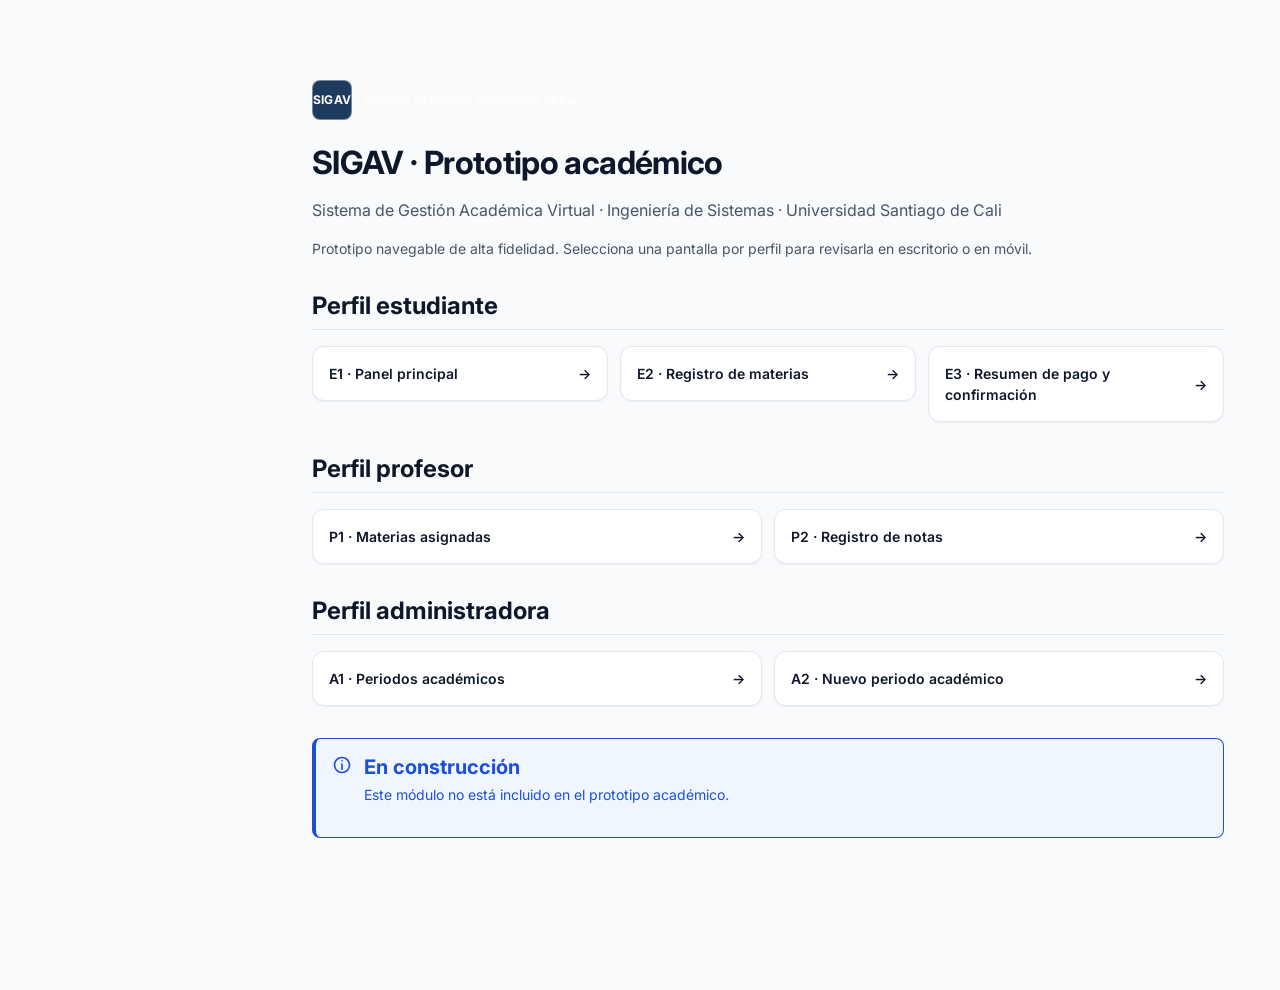
<file: sigav-prototipo/index.html>
<!DOCTYPE html>
<html lang="es">
<head>
  <meta charset="UTF-8">
  <meta name="viewport" content="width=device-width, initial-scale=1.0">
  <title>SIGAV · Prototipo académico</title>
  <link rel="stylesheet" href="css/tokens.css">
  <link rel="stylesheet" href="css/base.css">
  <link rel="stylesheet" href="css/componentes.css">
  <link rel="stylesheet" href="css/layout.css">
</head>
<body>
  <a class="saltar-contenido" href="#contenido">Saltar al contenido</a>

  <div class="contenedor-app">
    <header class="barra-superior">
      <span class="logo" aria-hidden="true">SIGAV</span>
      <strong>SIGAV</strong>
      <span class="texto-micro">Sistema de Gestión Académica Virtual</span>
    </header>

    <main id="contenido" class="contenido">
      <div class="portada">
        <div class="portada__cabecera">
          <div class="sidebar__marca portada__marca">
            <span class="logo" aria-hidden="true">SIGAV</span>
            <span class="sidebar__nombre-sistema">Sistema de Gestión Académica Virtual</span>
          </div>
          <h1 class="portada__titulo">SIGAV · Prototipo académico</h1>
          <p class="texto-secundario">Sistema de Gestión Académica Virtual · Ingeniería de Sistemas · Universidad Santiago de Cali</p>
          <p class="texto-auxiliar">Prototipo navegable de alta fidelidad. Selecciona una pantalla por perfil para revisarla en escritorio o en móvil.</p>
        </div>

        <section class="grupo-enlaces" aria-labelledby="perfil-estudiante">
          <h2 id="perfil-estudiante">Perfil estudiante</h2>
          <ul class="lista-enlaces">
            <li><a href="estudiante/e1-panel.html"><span>E1 · Panel principal</span><span aria-hidden="true">→</span></a></li>
            <li><a href="estudiante/e2-registro-materias.html"><span>E2 · Registro de materias</span><span aria-hidden="true">→</span></a></li>
            <li><a href="estudiante/e3-pago.html"><span>E3 · Resumen de pago y confirmación</span><span aria-hidden="true">→</span></a></li>
          </ul>
        </section>

        <section class="grupo-enlaces" aria-labelledby="perfil-profesor">
          <h2 id="perfil-profesor">Perfil profesor</h2>
          <ul class="lista-enlaces">
            <li><a href="profesor/p1-materias.html"><span>P1 · Materias asignadas</span><span aria-hidden="true">→</span></a></li>
            <li><a href="profesor/p2-registro-notas.html"><span>P2 · Registro de notas</span><span aria-hidden="true">→</span></a></li>
          </ul>
        </section>

        <section class="grupo-enlaces" aria-labelledby="perfil-administradora">
          <h2 id="perfil-administradora">Perfil administradora</h2>
          <ul class="lista-enlaces">
            <li><a href="administradora/a1-periodos.html"><span>A1 · Periodos académicos</span><span aria-hidden="true">→</span></a></li>
            <li><a href="administradora/a2-nuevo-periodo.html"><span>A2 · Nuevo periodo académico</span><span aria-hidden="true">→</span></a></li>
          </ul>
        </section>

        <section class="banner banner--info" id="en-construccion" aria-labelledby="titulo-en-construccion">
          <svg class="icono" viewBox="0 0 24 24" aria-hidden="true"><circle cx="12" cy="12" r="9"/><path d="M12 11v6M12 7h.01"/></svg>
          <div class="banner__contenido">
            <h2 id="titulo-en-construccion">En construcción</h2>
            <p>Este módulo no está incluido en el prototipo académico.</p>
          </div>
        </section>
      </div>
    </main>
  </div>
</body>
</html>
</file>
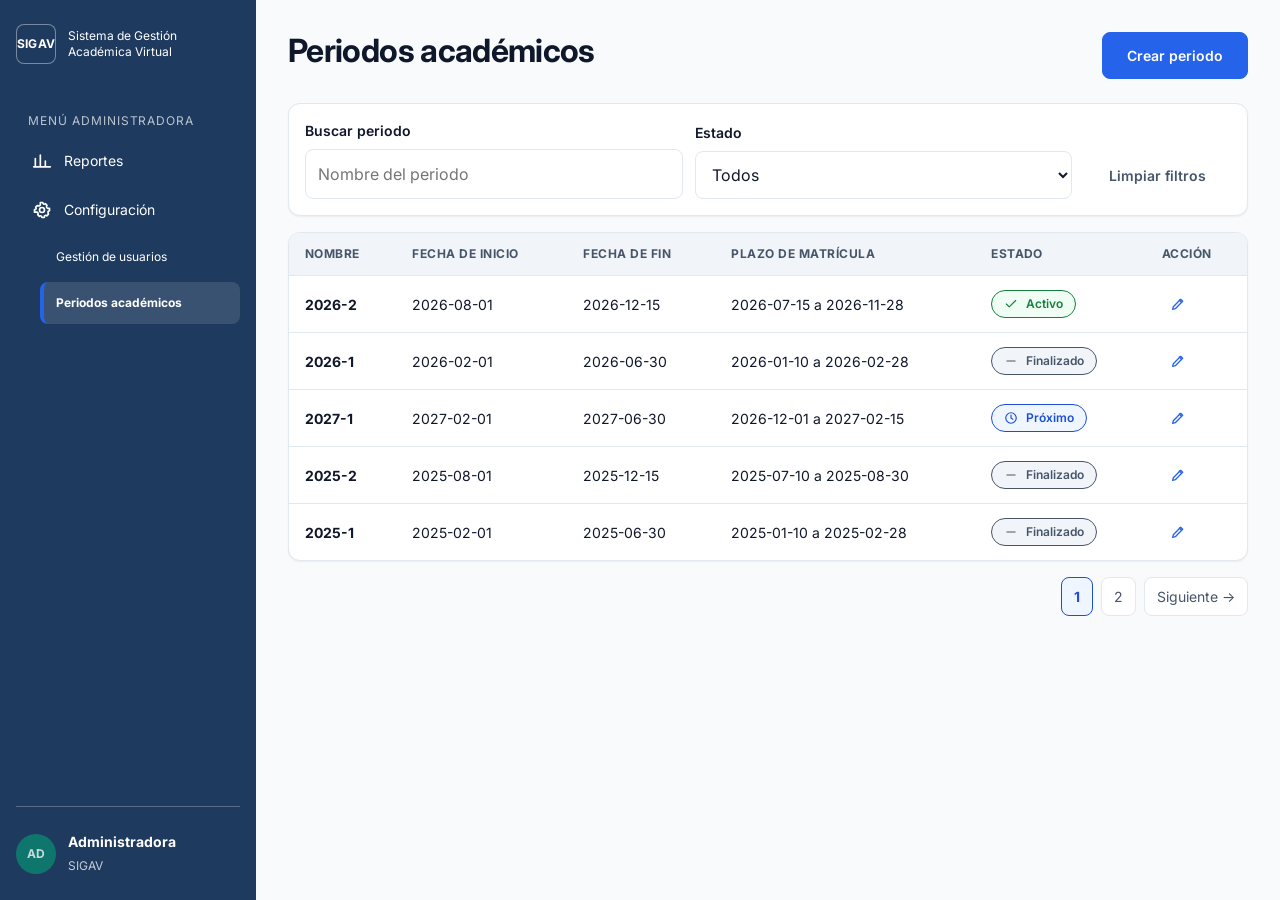
<file: sigav-prototipo/administradora/a1-periodos.html>
<!DOCTYPE html>
<html lang="es">
<head>
  <meta charset="UTF-8">
  <meta name="viewport" content="width=device-width, initial-scale=1.0">
  <title>Periodos académicos · SIGAV</title>
  <link rel="stylesheet" href="../css/tokens.css">
  <link rel="stylesheet" href="../css/base.css">
  <link rel="stylesheet" href="../css/componentes.css">
  <link rel="stylesheet" href="../css/layout.css">
</head>
<body data-pagina="a1" data-perfil="administradora">
  <a class="saltar-contenido" href="#contenido">Saltar al contenido</a>

  <aside class="sidebar" id="sidebar" aria-label="Menú lateral de la administradora">
    <div class="sidebar__marca">
      <span class="logo" aria-hidden="true">SIGAV</span>
      <span class="sidebar__nombre-sistema">Sistema de Gestión Académica Virtual</span>
    </div>
    <p class="sidebar__etiqueta">Menú administradora</p>
    <ul class="nav-lista">
      <li><a href="../index.html#en-construccion"><svg class="icono" viewBox="0 0 24 24" aria-hidden="true"><path d="M4 19V9M10 19V5M16 19v-7M22 19H2"/></svg>Reportes</a></li>
      <li>
        <a href="../index.html#en-construccion"><svg class="icono" viewBox="0 0 24 24" aria-hidden="true"><circle cx="12" cy="12" r="3"/><path d="M19.4 15a1.7 1.7 0 0 0 .3 1.9l.1.1-2 2-.1-.1a1.7 1.7 0 0 0-1.9-.3 1.7 1.7 0 0 0-1 1.6V21h-3v-.2a1.7 1.7 0 0 0-1-1.6 1.7 1.7 0 0 0-1.9.3l-.1.1-2-2 .1-.1a1.7 1.7 0 0 0 .3-1.9 1.7 1.7 0 0 0-1.6-1H3v-3h.2a1.7 1.7 0 0 0 1.6-1 1.7 1.7 0 0 0-.3-1.9l-.1-.1 2-2 .1.1a1.7 1.7 0 0 0 1.9.3H9a1.7 1.7 0 0 0 1-1.6V3h3v.2a1.7 1.7 0 0 0 1 1.6 1.7 1.7 0 0 0 1.9-.3l.1-.1 2 2-.1.1a1.7 1.7 0 0 0-.3 1.9V9a1.7 1.7 0 0 0 1.6 1H21v3h-.2a1.7 1.7 0 0 0-1.6 1z"/></svg>Configuración</a>
        <ul class="nav-sublista">
          <li><a href="../index.html#en-construccion">Gestión de usuarios</a></li>
          <li><a href="a1-periodos.html" data-nav="a1">Periodos académicos</a></li>
        </ul>
      </li>
    </ul>
    <div class="sidebar__perfil">
      <span class="avatar" aria-hidden="true">AD</span>
      <div><strong>Administradora</strong><span>SIGAV</span></div>
    </div>
  </aside>
  <div class="sidebar-backdrop"></div>

  <div class="contenedor-app">
    <header class="barra-superior">
      <span class="logo" aria-hidden="true">SIGAV</span>
      <strong>SIGAV</strong>
      <button class="menu-toggle" type="button" data-menu-toggle aria-expanded="false" aria-controls="sidebar" aria-label="Abrir menú">
        <svg class="icono" viewBox="0 0 24 24" aria-hidden="true"><path d="M4 7h16M4 12h16M4 17h16"/></svg>
      </button>
    </header>

    <main id="contenido" class="contenido">
      <div class="encabezado-pagina">
        <div><h1>Periodos académicos</h1></div>
        <a class="btn btn-primario" href="a2-nuevo-periodo.html">Crear periodo</a>
      </div>

      <div class="filtros" role="search">
        <div class="campo">
          <label for="buscar-periodo">Buscar periodo</label>
          <input id="buscar-periodo" type="search" placeholder="Nombre del periodo" autocomplete="off">
        </div>
        <div class="campo">
          <label for="filtro-estado">Estado</label>
          <select id="filtro-estado">
            <option value="Todos">Todos</option>
            <option value="Activo">Activo</option>
            <option value="Finalizado">Finalizado</option>
            <option value="Próximo">Próximo</option>
          </select>
        </div>
        <button class="btn btn-fantasma" type="button" id="limpiar-filtros">Limpiar filtros</button>
      </div>

      <div id="resultados">
        <div class="tabla-contenedor">
          <table class="tabla">
            <thead><tr><th scope="col">Nombre</th><th scope="col">Fecha de inicio</th><th scope="col">Fecha de fin</th><th scope="col">Plazo de matrícula</th><th scope="col">Estado</th><th scope="col">Acción</th></tr></thead>
            <tbody id="cuerpo-tabla"></tbody>
          </table>
        </div>
        <div class="tarjetas-movil" id="tarjetas-movil"></div>
        <nav class="paginacion" aria-label="Paginación de periodos"><span class="actual">1</span><span>2</span><span>Siguiente →</span></nav>
      </div>

      <div class="estado-vacio" id="estado-vacio" role="status" hidden>
        <svg class="icono" viewBox="0 0 24 24" aria-hidden="true"><circle cx="11" cy="11" r="7"/><path d="m20 20-4-4"/></svg>
        <p>No hay periodos que coincidan con el filtro</p>
        <button class="btn btn-secundario" type="button" id="limpiar-vacio">Limpiar filtros</button>
      </div>
    </main>
  </div>

  <div class="barra-flotante-movil barra-flotante-movil--crear">
    <a class="btn btn-primario btn--bloque" href="a2-nuevo-periodo.html">Crear periodo</a>
  </div>

  <nav class="bottom-nav" aria-label="Navegación principal móvil">
    <a href="../index.html#en-construccion"><svg class="icono" viewBox="0 0 24 24" aria-hidden="true"><path d="M4 19V9M10 19V5M16 19v-7M22 19H2"/></svg>Reportes</a>
    <a href="../index.html#en-construccion"><svg class="icono" viewBox="0 0 24 24" aria-hidden="true"><circle cx="12" cy="12" r="3"/><path d="M12 2v3M12 19v3M2 12h3M19 12h3"/></svg>Configuración</a>
    <a href="a1-periodos.html" class="activo" aria-current="page" data-nav="a1"><svg class="icono" viewBox="0 0 24 24" aria-hidden="true"><rect x="3" y="5" width="18" height="16" rx="2"/><path d="M8 3v4M16 3v4M3 10h18"/></svg>Periodos</a>
    <a href="../index.html#en-construccion"><svg class="icono" viewBox="0 0 24 24" aria-hidden="true"><circle cx="12" cy="8" r="4"/><path d="M4 21a8 8 0 0 1 16 0"/></svg>Perfil</a>
  </nav>

  <script src="../js/datos.js"></script>
  <script src="../js/navegacion.js"></script>
  <script>
    (function () {
      const cuerpo = document.getElementById('cuerpo-tabla');
      const tarjetas = document.getElementById('tarjetas-movil');
      const buscador = document.getElementById('buscar-periodo');
      const estadoFiltro = document.getElementById('filtro-estado');
      const resultados = document.getElementById('resultados');
      const vacio = document.getElementById('estado-vacio');

      function pildoraEstado(estado) {
        const clase = estado === 'Activo' ? 'exito' : estado === 'Finalizado' ? 'gris' : 'info';
        const icono = estado === 'Activo'
          ? '<path d="M20 6 9 17l-5-5"/>'
          : estado === 'Finalizado'
            ? '<path d="M5 12h14"/>'
            : '<circle cx="12" cy="12" r="9"/><path d="M12 7v5l3 2"/>';
        return `<span class="pildora pildora--${clase}"><svg class="icono" viewBox="0 0 24 24" aria-hidden="true">${icono}</svg>${estado}</span>`;
      }

      SIGAV.periodos.forEach((periodo) => {
        const fila = document.createElement('tr');
        fila.dataset.nombre = periodo.nombre;
        fila.dataset.estado = periodo.estado;
        fila.id = `periodo-${periodo.nombre}`;
        fila.innerHTML = `
          <td><strong>${periodo.nombre}</strong></td>
          <td>${periodo.inicio}</td>
          <td>${periodo.fin}</td>
          <td>${periodo.plazoInicio} a ${periodo.plazoFin}</td>
          <td>${pildoraEstado(periodo.estado)}</td>
          <td><a class="tabla__accion" href="a2-nuevo-periodo.html?editar=${periodo.nombre}" aria-label="Editar periodo ${periodo.nombre}" title="Editar periodo"><svg class="icono icono--sm" viewBox="0 0 24 24" aria-hidden="true"><path d="m4 20 4-1 11-11-3-3L5 16l-1 4z"/><path d="M14 6l3 3"/></svg></a></td>`;
        cuerpo.appendChild(fila);

        const tarjeta = document.createElement('article');
        tarjeta.className = 'tarjeta-movil';
        tarjeta.dataset.nombre = periodo.nombre;
        tarjeta.dataset.estado = periodo.estado;
        tarjeta.innerHTML = `
          <div class="tarjeta-movil__fila"><strong>${periodo.nombre}</strong>${pildoraEstado(periodo.estado)}</div>
          <div class="tarjeta-movil__fila"><span>Inicio</span><span>${periodo.inicio}</span></div>
          <div class="tarjeta-movil__fila"><span>Fin</span><span>${periodo.fin}</span></div>
          <div class="tarjeta-movil__fila"><span>Plazo de matrícula</span><span>${periodo.plazoInicio} a ${periodo.plazoFin}</span></div>
          <div class="tarjeta-movil__fila"><a class="tabla__accion" href="a2-nuevo-periodo.html?editar=${periodo.nombre}" aria-label="Editar periodo ${periodo.nombre}"><svg class="icono icono--sm" viewBox="0 0 24 24" aria-hidden="true"><path d="m4 20 4-1 11-11-3-3L5 16l-1 4z"/><path d="M14 6l3 3"/></svg>Editar periodo</a></div>`;
        tarjetas.appendChild(tarjeta);
      });

      function aplicarFiltros() {
        const texto = buscador.value.trim().toLowerCase();
        const estado = estadoFiltro.value;
        let visibles = 0;

        document.querySelectorAll('#cuerpo-tabla tr, #tarjetas-movil .tarjeta-movil').forEach((elemento) => {
          const coincideTexto = elemento.dataset.nombre.toLowerCase().includes(texto);
          const coincideEstado = estado === 'Todos' || elemento.dataset.estado === estado;
          const mostrar = coincideTexto && coincideEstado;
          elemento.hidden = !mostrar;
          if (mostrar) visibles += 1;
        });

        resultados.hidden = visibles === 0;
        vacio.hidden = visibles !== 0;
      }

      function limpiar() {
        buscador.value = '';
        estadoFiltro.value = 'Todos';
        aplicarFiltros();
      }

      buscador.addEventListener('input', aplicarFiltros);
      estadoFiltro.addEventListener('change', aplicarFiltros);
      document.getElementById('limpiar-filtros').addEventListener('click', limpiar);
      document.getElementById('limpiar-vacio').addEventListener('click', limpiar);

      aplicarFiltros();
    })();
  </script>
</body>
</html>
</file>
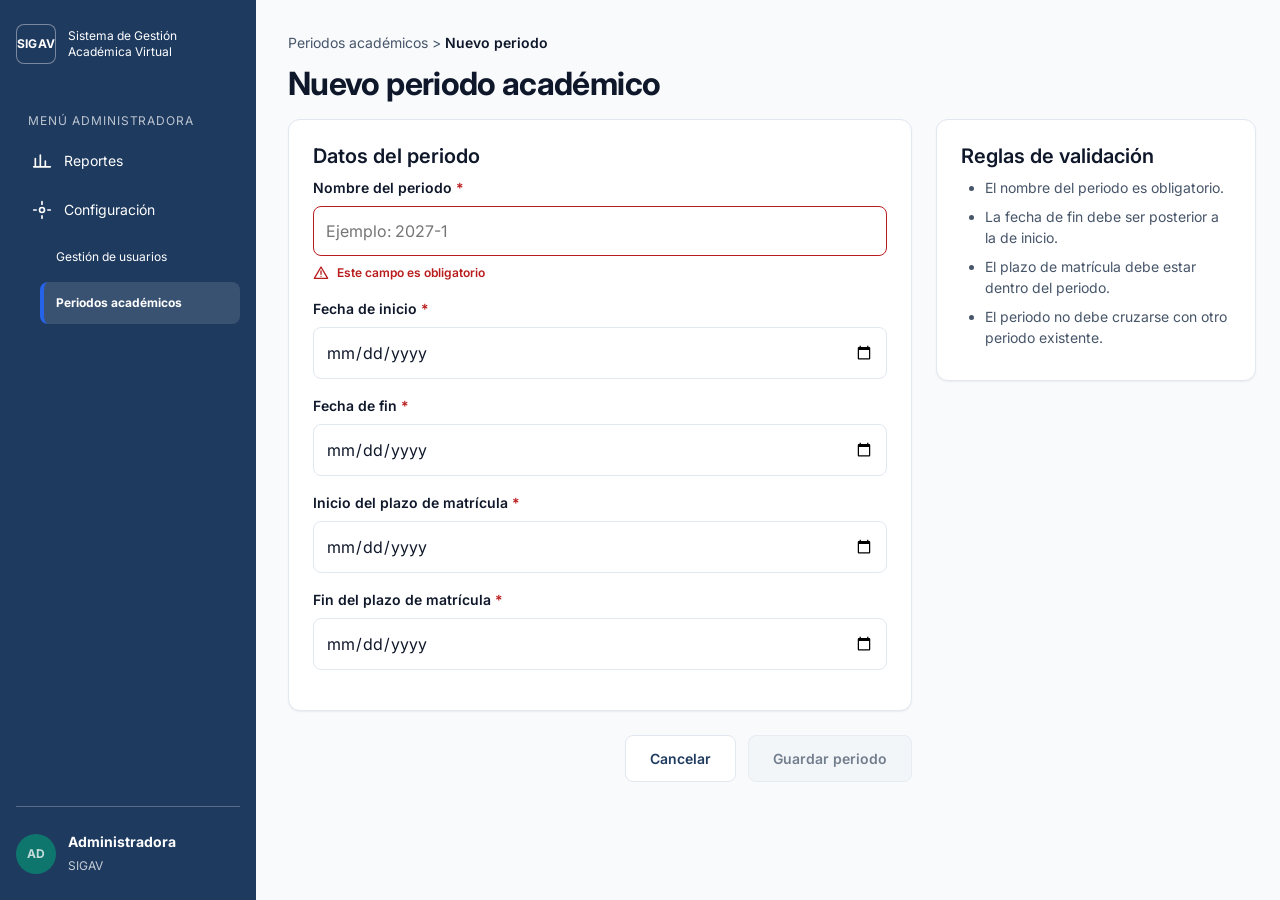
<file: sigav-prototipo/administradora/a2-nuevo-periodo.html>
<!DOCTYPE html>
<html lang="es">
<head>
  <meta charset="UTF-8">
  <meta name="viewport" content="width=device-width, initial-scale=1.0">
  <title>Nuevo periodo académico · SIGAV</title>
  <link rel="stylesheet" href="../css/tokens.css">
  <link rel="stylesheet" href="../css/base.css">
  <link rel="stylesheet" href="../css/componentes.css">
  <link rel="stylesheet" href="../css/layout.css">
</head>
<body data-pagina="a2" data-perfil="administradora">
  <a class="saltar-contenido" href="#contenido">Saltar al contenido</a>

  <aside class="sidebar" id="sidebar" aria-label="Menú lateral de la administradora">
    <div class="sidebar__marca">
      <span class="logo" aria-hidden="true">SIGAV</span>
      <span class="sidebar__nombre-sistema">Sistema de Gestión Académica Virtual</span>
    </div>
    <p class="sidebar__etiqueta">Menú administradora</p>
    <ul class="nav-lista">
      <li><a href="../index.html#en-construccion"><svg class="icono" viewBox="0 0 24 24" aria-hidden="true"><path d="M4 19V9M10 19V5M16 19v-7M22 19H2"/></svg>Reportes</a></li>
      <li>
        <a href="../index.html#en-construccion"><svg class="icono" viewBox="0 0 24 24" aria-hidden="true"><circle cx="12" cy="12" r="3"/><path d="M12 2v3M12 19v3M2 12h3M19 12h3"/></svg>Configuración</a>
        <ul class="nav-sublista">
          <li><a href="../index.html#en-construccion">Gestión de usuarios</a></li>
          <li><a href="a1-periodos.html" data-nav="a2">Periodos académicos</a></li>
        </ul>
      </li>
    </ul>
    <div class="sidebar__perfil">
      <span class="avatar" aria-hidden="true">AD</span>
      <div><strong>Administradora</strong><span>SIGAV</span></div>
    </div>
  </aside>
  <div class="sidebar-backdrop"></div>

  <div class="contenedor-app">
    <header class="barra-superior">
      <span class="logo" aria-hidden="true">SIGAV</span>
      <strong>SIGAV</strong>
      <button class="menu-toggle" type="button" data-menu-toggle aria-expanded="false" aria-controls="sidebar" aria-label="Abrir menú">
        <svg class="icono" viewBox="0 0 24 24" aria-hidden="true"><path d="M4 7h16M4 12h16M4 17h16"/></svg>
      </button>
    </header>

    <main id="contenido" class="contenido">
      <nav class="migaja" aria-label="Ruta de navegación"><a href="a1-periodos.html">Periodos académicos</a> &gt; <span class="migajaspan">Nuevo periodo</span></nav>
      <h1>Nuevo periodo académico</h1>

      <div class="acordeon" id="acordeon-reglas">
        <button class="acordeon__boton" type="button" id="boton-reglas" aria-expanded="false" aria-controls="contenido-reglas">
          Reglas de validación
          <svg class="icono icono--sm" viewBox="0 0 24 24" aria-hidden="true"><path d="m6 9 6 6 6-6"/></svg>
        </button>
        <div class="acordeon__contenido" id="contenido-reglas">
          <section class="tarjeta reglas-card" aria-labelledby="titulo-reglas">
            <h2 id="titulo-reglas" class="tarjeta__titulo">Reglas de validación</h2>
            <ul class="reglas">
              <li>El nombre del periodo es obligatorio.</li>
              <li>La fecha de fin debe ser posterior a la de inicio.</li>
              <li>El plazo de matrícula debe estar dentro del periodo.</li>
              <li>El periodo no debe cruzarse con otro periodo existente.</li>
            </ul>
          </section>
        </div>
      </div>

      <div class="rejilla-2">
        <div>
          <div class="banner banner--exito" id="banner-creado" role="status" hidden>
            <svg class="icono" viewBox="0 0 24 24" aria-hidden="true"><path d="M20 6 9 17l-5-5"/></svg>
            <div class="banner__contenido"><p>El periodo se creó correctamente.</p></div>
          </div>

          <div class="banner banner--advertencia" id="aviso-cruce" role="alert" hidden>
            <svg class="icono" viewBox="0 0 24 24" aria-hidden="true"><path d="M12 3 2 20h20L12 3z"/><path d="M12 9v5M12 17h.01"/></svg>
            <div class="banner__contenido"><p data-banner-texto></p></div>
            <div class="banner__accion"><a class="btn btn-secundario" id="enlace-cruce" href="a1-periodos.html">Ver periodo</a></div>
          </div>

          <section class="tarjeta formulario-periodo" aria-labelledby="titulo-formulario">
            <h2 id="titulo-formulario" class="tarjeta__titulo">Datos del periodo</h2>

            <div class="campo" id="campo-nombre">
              <label for="nombre-periodo">Nombre del periodo <span class="obligatorio" aria-hidden="true">*</span></label>
              <input id="nombre-periodo" type="text" placeholder="Ejemplo: 2027-1" aria-describedby="error-nombre">
              <span class="campo__error" id="error-nombre" role="alert"><svg class="icono icono--sm" viewBox="0 0 24 24" aria-hidden="true"><path d="M12 3 2 20h20L12 3z"/><path d="M12 9v5M12 17h.01"/></svg>Este campo es obligatorio</span>
            </div>

            <div class="campo">
              <label for="fecha-inicio">Fecha de inicio <span class="obligatorio" aria-hidden="true">*</span></label>
              <input id="fecha-inicio" type="date">
            </div>

            <div class="campo" id="campo-fecha-fin">
              <label for="fecha-fin">Fecha de fin <span class="obligatorio" aria-hidden="true">*</span></label>
              <input id="fecha-fin" type="date" aria-describedby="error-fecha-fin">
              <span class="campo__error" id="error-fecha-fin" role="alert"><svg class="icono icono--sm" viewBox="0 0 24 24" aria-hidden="true"><path d="M12 3 2 20h20L12 3z"/><path d="M12 9v5M12 17h.01"/></svg>La fecha de fin debe ser posterior a la fecha de inicio</span>
            </div>

            <div class="campo">
              <label for="plazo-inicio">Inicio del plazo de matrícula <span class="obligatorio" aria-hidden="true">*</span></label>
              <input id="plazo-inicio" type="date">
            </div>

            <div class="campo" id="campo-plazo-fin">
              <label for="plazo-fin">Fin del plazo de matrícula <span class="obligatorio" aria-hidden="true">*</span></label>
              <input id="plazo-fin" type="date" aria-describedby="advertencia-plazo">
              <span class="campo__advertencia" id="advertencia-plazo" role="status"><svg class="icono icono--sm" viewBox="0 0 24 24" aria-hidden="true"><path d="M12 3 2 20h20L12 3z"/><path d="M12 9v5M12 17h.01"/></svg>El plazo de matrícula debe estar dentro del periodo</span>
            </div>
          </section>

          <div class="botones-formulario">
            <a class="btn btn-secundario" href="a1-periodos.html">Cancelar</a>
            <button class="btn btn-primario" type="button" id="guardar-periodo" disabled>Guardar periodo</button>
          </div>
        </div>

        <div class="reglas-escritorio">
          <section class="tarjeta reglas-card" aria-labelledby="titulo-reglas-escritorio">
            <h2 id="titulo-reglas-escritorio" class="tarjeta__titulo">Reglas de validación</h2>
            <ul class="reglas">
              <li>El nombre del periodo es obligatorio.</li>
              <li>La fecha de fin debe ser posterior a la de inicio.</li>
              <li>El plazo de matrícula debe estar dentro del periodo.</li>
              <li>El periodo no debe cruzarse con otro periodo existente.</li>
            </ul>
          </section>
        </div>
      </div>
    </main>
  </div>

  <nav class="bottom-nav" aria-label="Navegación principal móvil">
    <a href="../index.html#en-construccion"><svg class="icono" viewBox="0 0 24 24" aria-hidden="true"><path d="M4 19V9M10 19V5M16 19v-7M22 19H2"/></svg>Reportes</a>
    <a href="../index.html#en-construccion"><svg class="icono" viewBox="0 0 24 24" aria-hidden="true"><circle cx="12" cy="12" r="3"/><path d="M12 2v3M12 19v3M2 12h3M19 12h3"/></svg>Configuración</a>
    <a href="a1-periodos.html" data-nav="a2" class="activo" aria-current="page"><svg class="icono" viewBox="0 0 24 24" aria-hidden="true"><rect x="3" y="5" width="18" height="16" rx="2"/><path d="M8 3v4M16 3v4M3 10h18"/></svg>Periodos</a>
    <a href="../index.html#en-construccion"><svg class="icono" viewBox="0 0 24 24" aria-hidden="true"><circle cx="12" cy="8" r="4"/><path d="M4 21a8 8 0 0 1 16 0"/></svg>Perfil</a>
  </nav>

  <script src="../js/datos.js"></script>
  <script src="../js/navegacion.js"></script>
  <script src="../js/validaciones.js"></script>
  <script>
    (function () {
      const nombre = document.getElementById('nombre-periodo');
      const inicio = document.getElementById('fecha-inicio');
      const fin = document.getElementById('fecha-fin');
      const plazoInicio = document.getElementById('plazo-inicio');
      const plazoFin = document.getElementById('plazo-fin');
      const guardar = document.getElementById('guardar-periodo');
      const avisoCruce = document.getElementById('aviso-cruce');
      const enlaceCruce = document.getElementById('enlace-cruce');
      const campos = [nombre, inicio, fin, plazoInicio, plazoFin];

      function alternarError(id, activo) {
        document.getElementById(id).classList.toggle('campo--error', activo);
      }

      function alternarAdvertencia(id, activo) {
        document.getElementById(id).classList.toggle('campo--advertencia', activo);
      }

      function validar() {
        let valido = true;

        const nombreVacio = nombre.value.trim() === '';
        alternarError('campo-nombre', nombreVacio);
        if (nombreVacio) valido = false;

        const fechasCompletas = inicio.value !== '' && fin.value !== '';
        const rangoInvalido = fechasCompletas && !validarRangoFechas(inicio.value, fin.value);
        alternarError('campo-fecha-fin', rangoInvalido);
        if (rangoInvalido) valido = false;

        const plazoCompleto = plazoInicio.value !== '' && plazoFin.value !== '';
        const plazoInvalido = fechasCompletas && plazoCompleto && !validarPlazoMatricula(plazoInicio.value, plazoFin.value, inicio.value, fin.value);
        alternarAdvertencia('campo-plazo-fin', plazoInvalido);
        if (plazoInvalido) valido = false;

        let periodoCruzado = null;
        if (fechasCompletas) {
          periodoCruzado = SIGAV.periodos.find((periodo) => (
            inicio.value < periodo.fin && fin.value > periodo.inicio
          ));
        }

        if (periodoCruzado) {
          avisoCruce.hidden = false;
          avisoCruce.querySelector('[data-banner-texto]').textContent = `Este periodo se cruza con ${periodoCruzado.nombre}`;
          enlaceCruce.href = `a1-periodos.html#periodo-${periodoCruzado.nombre}`;
          enlaceCruce.textContent = `Ver periodo ${periodoCruzado.nombre}`;
          valido = false;
        } else {
          avisoCruce.hidden = true;
        }

        guardar.disabled = !valido;
        return valido;
      }

      campos.forEach((campo) => campo.addEventListener('input', validar));
      document.getElementById('boton-reglas').addEventListener('click', (evento) => {
        const abierto = document.getElementById('acordeon-reglas').classList.toggle('abierto');
        evento.currentTarget.setAttribute('aria-expanded', String(abierto));
      });

      guardar.addEventListener('click', () => {
        if (!validar()) return;
        document.getElementById('banner-creado').hidden = false;
        guardar.disabled = true;
        window.setTimeout(() => { window.location.href = 'a1-periodos.html'; }, 2000);
      });

      validar();
    })();
  </script>
</body>
</html>
</file>
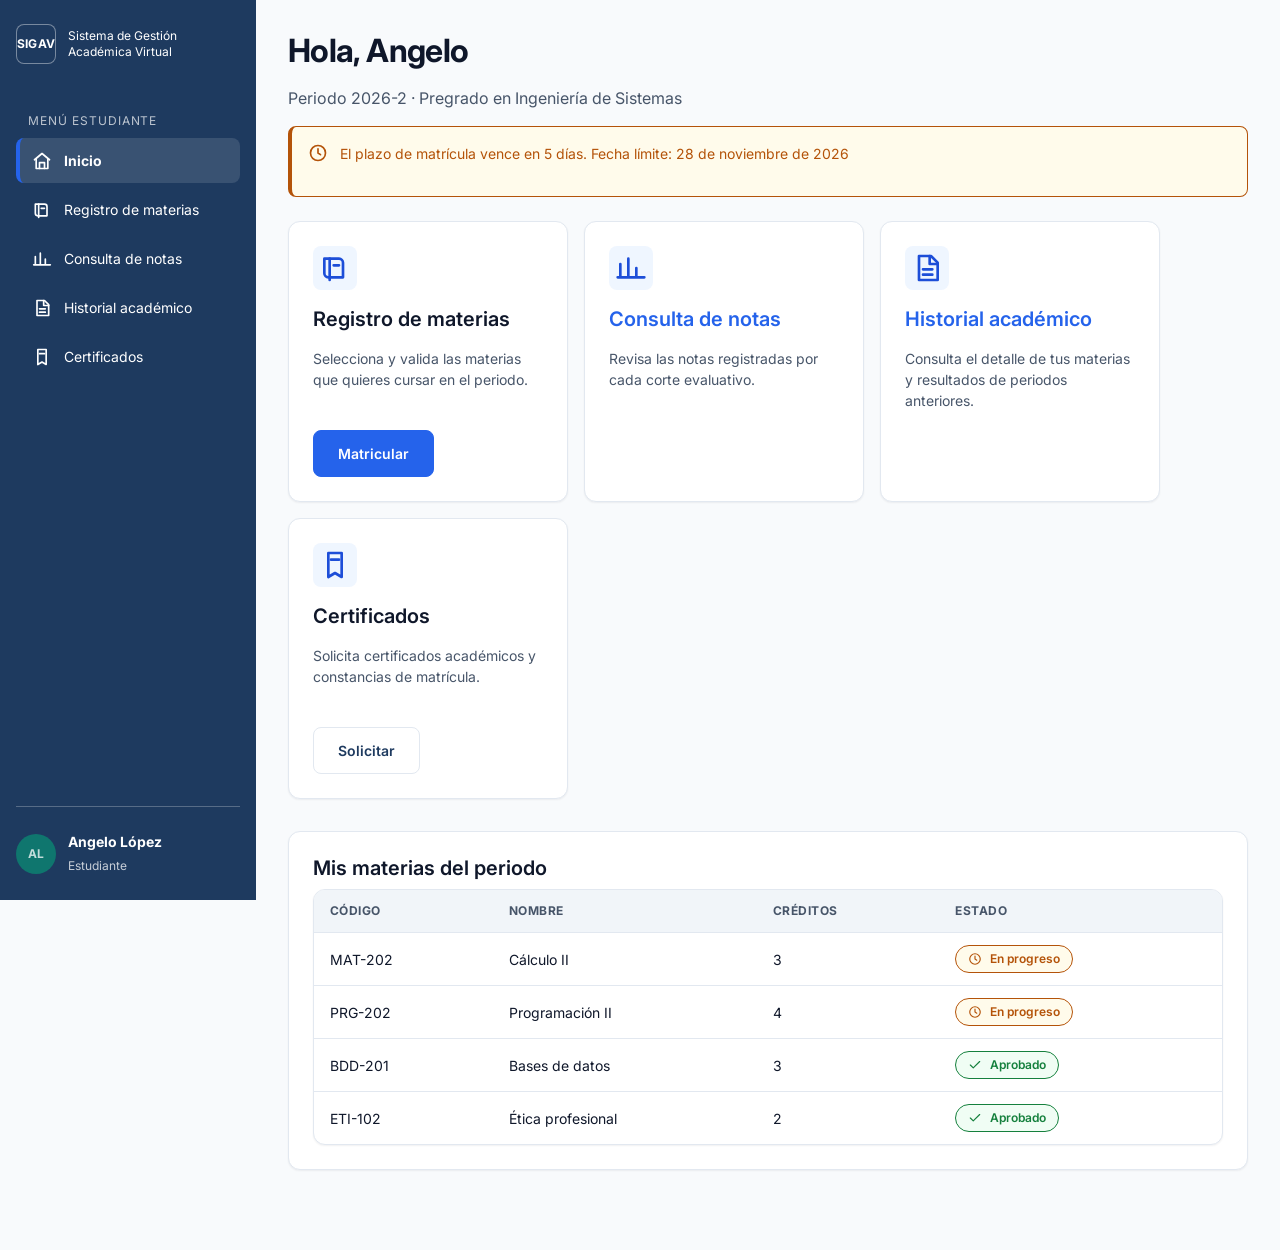
<file: sigav-prototipo/estudiante/e1-panel.html>
<!DOCTYPE html>
<html lang="es">
<head>
  <meta charset="UTF-8">
  <meta name="viewport" content="width=device-width, initial-scale=1.0">
  <title>Panel principal · SIGAV</title>
  <link rel="stylesheet" href="../css/tokens.css">
  <link rel="stylesheet" href="../css/base.css">
  <link rel="stylesheet" href="../css/componentes.css">
  <link rel="stylesheet" href="../css/layout.css">
</head>
<body data-pagina="e1" data-perfil="estudiante">
  <a class="saltar-contenido" href="#contenido">Saltar al contenido</a>

  <aside class="sidebar" id="sidebar" aria-label="Menú lateral del estudiante">
    <div class="sidebar__marca">
      <span class="logo" aria-hidden="true">SIGAV</span>
      <span class="sidebar__nombre-sistema">Sistema de Gestión Académica Virtual</span>
    </div>
    <p class="sidebar__etiqueta">Menú estudiante</p>
    <ul class="nav-lista">
      <li><a href="e1-panel.html" data-nav="e1"><svg class="icono" viewBox="0 0 24 24" aria-hidden="true"><path d="M3 10.5 12 3l9 7.5"/><path d="M5 9.5V21h14V9.5"/><path d="M9 21v-7h6v7"/></svg>Inicio</a></li>
      <li><a href="e2-registro-materias.html" data-nav="e2"><svg class="icono" viewBox="0 0 24 24" aria-hidden="true"><path d="M4 5h11a3 3 0 0 1 3 3v11H7a3 3 0 0 1-3-3V5z"/><path d="M8 5v16M11 10h4"/></svg>Registro de materias</a></li>
      <li><a href="../index.html#en-construccion"><svg class="icono" viewBox="0 0 24 24" aria-hidden="true"><path d="M4 19V9M10 19V5M16 19v-7M22 19H2"/></svg>Consulta de notas</a></li>
      <li><a href="../index.html#en-construccion"><svg class="icono" viewBox="0 0 24 24" aria-hidden="true"><path d="M6 3h9l5 5v13H6z"/><path d="M14 3v6h6M9 13h7M9 17h7"/></svg>Historial académico</a></li>
      <li><a href="../index.html#en-construccion"><svg class="icono" viewBox="0 0 24 24" aria-hidden="true"><path d="M7 3h10v18l-5-3-5 3z"/><path d="M9 8h6"/></svg>Certificados</a></li>
    </ul>
    <div class="sidebar__perfil">
      <span class="avatar" aria-hidden="true">AL</span>
      <div><strong>Angelo López</strong><span>Estudiante</span></div>
    </div>
  </aside>
  <div class="sidebar-backdrop"></div>

  <div class="contenedor-app">
    <header class="barra-superior">
      <span class="logo" aria-hidden="true">SIGAV</span>
      <strong>SIGAV</strong>
      <button class="menu-toggle" type="button" data-menu-toggle aria-expanded="false" aria-controls="sidebar" aria-label="Abrir menú">
        <svg class="icono" viewBox="0 0 24 24" aria-hidden="true"><path d="M4 7h16M4 12h16M4 17h16"/></svg>
      </button>
    </header>

    <main id="contenido" class="contenido">
      <h1>Hola, Angelo</h1>
      <p class="texto-secundario">Periodo 2026-2 · Pregrado en Ingeniería de Sistemas</p>

      <div class="banner banner--advertencia" id="banner-plazo" role="status">
        <svg class="icono" viewBox="0 0 24 24" aria-hidden="true"><circle cx="12" cy="12" r="9"/><path d="M12 7v5l3 2"/></svg>
        <div class="banner__contenido">
          <p data-banner-texto>El plazo de matrícula vence en 5 días. Fecha límite: 28 de noviembre de 2026</p>
        </div>
      </div>

      <div class="banner banner--info" id="mensaje-sin-periodo" role="status" hidden>
        <svg class="icono" viewBox="0 0 24 24" aria-hidden="true"><circle cx="12" cy="12" r="9"/><path d="M12 11v6M12 7h.01"/></svg>
        <div class="banner__contenido">
          <p>No hay un periodo académico activo. El plazo de matrícula se habilitará cuando se publique el nuevo periodo.</p>
        </div>
      </div>

      <section class="rejilla-acceso" aria-label="Accesos rápidos">
        <article class="tarjeta tarjeta-acceso">
          <span class="tarjeta-acceso__icono"><svg class="icono icono--lg" viewBox="0 0 24 24" aria-hidden="true"><path d="M4 5h11a3 3 0 0 1 3 3v11H7a3 3 0 0 1-3-3V5z"/><path d="M8 5v16M11 10h4"/></svg></span>
          <h3>Registro de materias</h3>
          <p class="tarjeta-acceso__descripcion">Selecciona y valida las materias que quieres cursar en el periodo.</p>
          <div class="tarjeta__pie"><a class="btn btn-primario" href="e2-registro-materias.html">Matricular</a></div>
        </article>

        <a class="tarjeta tarjeta-acceso" href="../index.html#en-construccion">
          <span class="tarjeta-acceso__icono"><svg class="icono icono--lg" viewBox="0 0 24 24" aria-hidden="true"><path d="M4 19V9M10 19V5M16 19v-7M22 19H2"/></svg></span>
          <h3>Consulta de notas</h3>
          <p class="tarjeta-acceso__descripcion">Revisa las notas registradas por cada corte evaluativo.</p>
        </a>

        <a class="tarjeta tarjeta-acceso" href="../index.html#en-construccion">
          <span class="tarjeta-acceso__icono"><svg class="icono icono--lg" viewBox="0 0 24 24" aria-hidden="true"><path d="M6 3h9l5 5v13H6z"/><path d="M14 3v6h6M9 13h7M9 17h7"/></svg></span>
          <h3>Historial académico</h3>
          <p class="tarjeta-acceso__descripcion">Consulta el detalle de tus materias y resultados de periodos anteriores.</p>
        </a>

        <article class="tarjeta tarjeta-acceso">
          <span class="tarjeta-acceso__icono"><svg class="icono icono--lg" viewBox="0 0 24 24" aria-hidden="true"><path d="M7 3h10v18l-5-3-5 3z"/><path d="M9 8h6"/></svg></span>
          <h3>Certificados</h3>
          <p class="tarjeta-acceso__descripcion">Solicita certificados académicos y constancias de matrícula.</p>
          <div class="tarjeta__pie"><a class="btn btn-secundario" href="../index.html#en-construccion">Solicitar</a></div>
        </article>
      </section>

      <section class="tarjeta" aria-labelledby="titulo-mis-materias">
        <h2 id="titulo-mis-materias" class="tarjeta__titulo">Mis materias del periodo</h2>

        <div class="tabla-contenedor">
          <table class="tabla">
            <thead><tr><th scope="col">Código</th><th scope="col">Nombre</th><th scope="col">Créditos</th><th scope="col">Estado</th></tr></thead>
            <tbody>
              <tr><td>MAT-202</td><td>Cálculo II</td><td>3</td><td><span class="pildora pildora--advertencia"><svg class="icono" viewBox="0 0 24 24" aria-hidden="true"><circle cx="12" cy="12" r="9"/><path d="M12 7v5l3 2"/></svg>En progreso</span></td></tr>
              <tr><td>PRG-202</td><td>Programación II</td><td>4</td><td><span class="pildora pildora--advertencia"><svg class="icono" viewBox="0 0 24 24" aria-hidden="true"><circle cx="12" cy="12" r="9"/><path d="M12 7v5l3 2"/></svg>En progreso</span></td></tr>
              <tr><td>BDD-201</td><td>Bases de datos</td><td>3</td><td><span class="pildora pildora--exito"><svg class="icono" viewBox="0 0 24 24" aria-hidden="true"><path d="M20 6 9 17l-5-5"/></svg>Aprobado</span></td></tr>
              <tr><td>ETI-102</td><td>Ética profesional</td><td>2</td><td><span class="pildora pildora--exito"><svg class="icono" viewBox="0 0 24 24" aria-hidden="true"><path d="M20 6 9 17l-5-5"/></svg>Aprobado</span></td></tr>
            </tbody>
          </table>
        </div>

        <div class="tarjetas-movil">
          <div class="tarjeta-movil"><div class="tarjeta-movil__fila"><strong>Cálculo II</strong><span class="pildora pildora--advertencia"><svg class="icono" viewBox="0 0 24 24" aria-hidden="true"><circle cx="12" cy="12" r="9"/><path d="M12 7v5l3 2"/></svg>En progreso</span></div><div class="tarjeta-movil__fila"><span class="texto-auxiliar">MAT-202 · 3 créditos</span></div></div>
          <div class="tarjeta-movil"><div class="tarjeta-movil__fila"><strong>Programación II</strong><span class="pildora pildora--advertencia"><svg class="icono" viewBox="0 0 24 24" aria-hidden="true"><circle cx="12" cy="12" r="9"/><path d="M12 7v5l3 2"/></svg>En progreso</span></div><div class="tarjeta-movil__fila"><span class="texto-auxiliar">PRG-202 · 4 créditos</span></div></div>
          <div class="tarjeta-movil"><div class="tarjeta-movil__fila"><strong>Bases de datos</strong><span class="pildora pildora--exito"><svg class="icono" viewBox="0 0 24 24" aria-hidden="true"><path d="M20 6 9 17l-5-5"/></svg>Aprobado</span></div><div class="tarjeta-movil__fila"><span class="texto-auxiliar">BDD-201 · 3 créditos</span></div></div>
          <div class="tarjeta-movil"><div class="tarjeta-movil__fila"><strong>Ética profesional</strong><span class="pildora pildora--exito"><svg class="icono" viewBox="0 0 24 24" aria-hidden="true"><path d="M20 6 9 17l-5-5"/></svg>Aprobado</span></div><div class="tarjeta-movil__fila"><span class="texto-auxiliar">ETI-102 · 2 créditos</span></div></div>
        </div>
      </section>
    </main>
  </div>

  <nav class="bottom-nav" aria-label="Navegación principal móvil">
    <a href="e1-panel.html" data-nav="e1"><svg class="icono" viewBox="0 0 24 24" aria-hidden="true"><path d="M3 10.5 12 3l9 7.5"/><path d="M5 9.5V21h14V9.5"/></svg>Inicio</a>
    <a href="e2-registro-materias.html" data-nav="e2"><svg class="icono" viewBox="0 0 24 24" aria-hidden="true"><path d="M4 5h11a3 3 0 0 1 3 3v11H7a3 3 0 0 1-3-3V5z"/></svg>Materias</a>
    <a href="../index.html#en-construccion"><svg class="icono" viewBox="0 0 24 24" aria-hidden="true"><path d="M4 19V9M10 19V5M16 19v-7M22 19H2"/></svg>Notas</a>
    <a href="../index.html#en-construccion"><svg class="icono" viewBox="0 0 24 24" aria-hidden="true"><circle cx="12" cy="8" r="4"/><path d="M4 21a8 8 0 0 1 16 0"/></svg>Perfil</a>
  </nav>

  <script src="../js/datos.js"></script>
  <script src="../js/navegacion.js"></script>
  <script>
    if (SIGAV_UI.parametroURL('estado') === 'sin-periodo') {
      document.getElementById('banner-plazo').hidden = true;
      document.getElementById('mensaje-sin-periodo').hidden = false;
    } else if (!SIGAV.configuracion.plazoProximo) {
      document.getElementById('banner-plazo').hidden = true;
      document.getElementById('mensaje-sin-periodo').hidden = false;
    }
  </script>
</body>
</html>
</file>
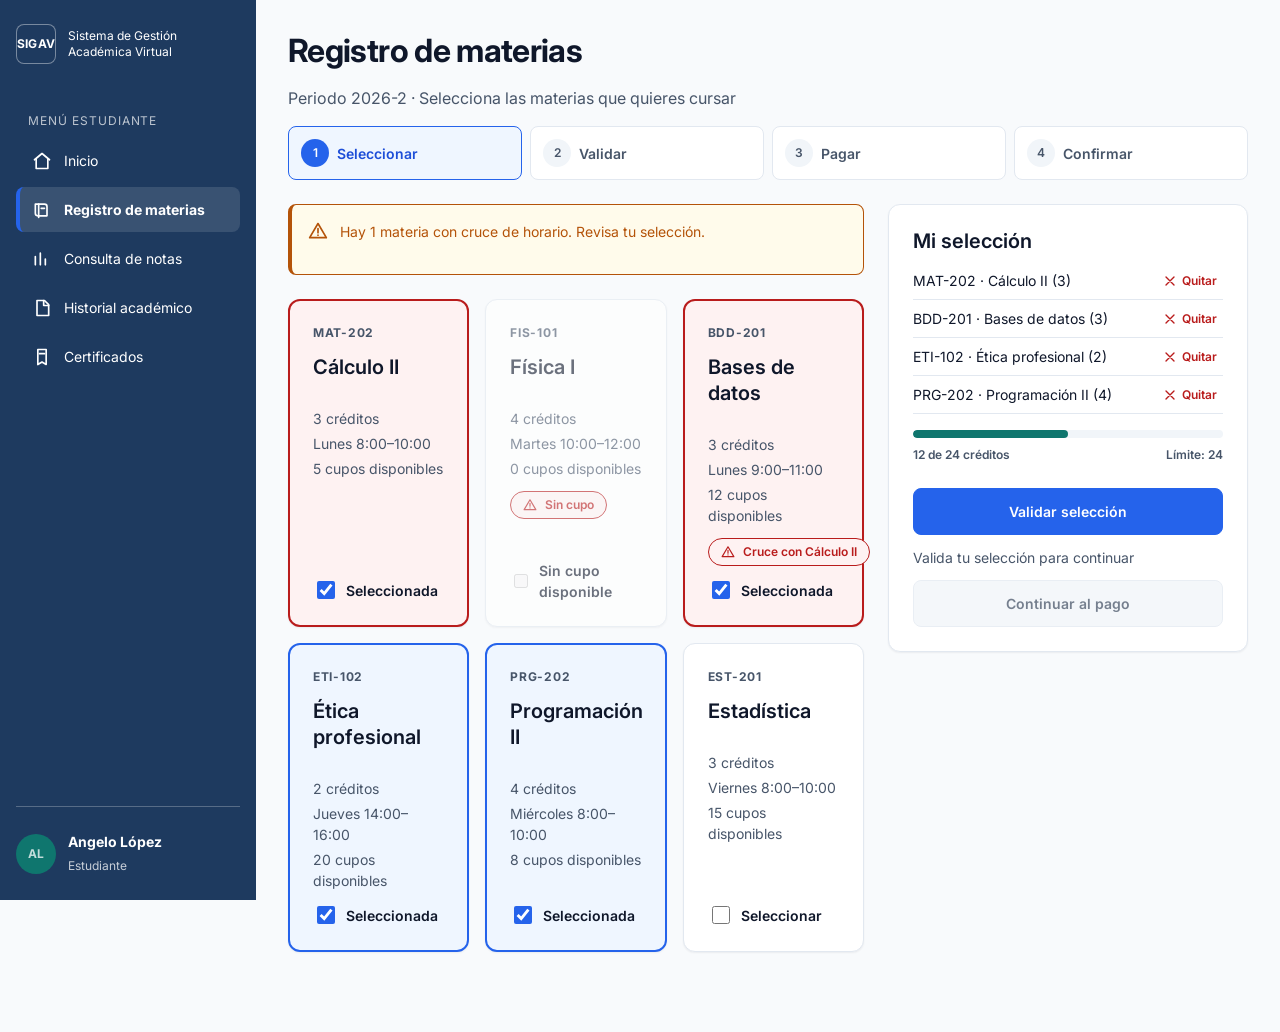
<file: sigav-prototipo/estudiante/e2-registro-materias.html>
<!DOCTYPE html>
<html lang="es">
<head>
  <meta charset="UTF-8">
  <meta name="viewport" content="width=device-width, initial-scale=1.0">
  <title>Registro de materias · SIGAV</title>
  <link rel="stylesheet" href="../css/tokens.css">
  <link rel="stylesheet" href="../css/base.css">
  <link rel="stylesheet" href="../css/componentes.css">
  <link rel="stylesheet" href="../css/layout.css">
</head>
<body data-pagina="e2" data-perfil="estudiante">
  <a class="saltar-contenido" href="#contenido">Saltar al contenido</a>

  <aside class="sidebar" id="sidebar" aria-label="Menú lateral del estudiante">
    <div class="sidebar__marca">
      <span class="logo" aria-hidden="true">SIGAV</span>
      <span class="sidebar__nombre-sistema">Sistema de Gestión Académica Virtual</span>
    </div>
    <p class="sidebar__etiqueta">Menú estudiante</p>
    <ul class="nav-lista">
      <li><a href="e1-panel.html" data-nav="e1"><svg class="icono" viewBox="0 0 24 24" aria-hidden="true"><path d="M3 10.5 12 3l9 7.5"/><path d="M5 9.5V21h14V9.5"/></svg>Inicio</a></li>
      <li><a href="e2-registro-materias.html" data-nav="e2"><svg class="icono" viewBox="0 0 24 24" aria-hidden="true"><path d="M4 5h11a3 3 0 0 1 3 3v11H7a3 3 0 0 1-3-3V5z"/><path d="M8 5v16M11 10h4"/></svg>Registro de materias</a></li>
      <li><a href="../index.html#en-construccion"><svg class="icono" viewBox="0 0 24 24" aria-hidden="true"><path d="M4 19V9M10 19V5M16 19v-7"/></svg>Consulta de notas</a></li>
      <li><a href="../index.html#en-construccion"><svg class="icono" viewBox="0 0 24 24" aria-hidden="true"><path d="M6 3h9l5 5v13H6z"/><path d="M14 3v6h6"/></svg>Historial académico</a></li>
      <li><a href="../index.html#en-construccion"><svg class="icono" viewBox="0 0 24 24" aria-hidden="true"><path d="M7 3h10v18l-5-3-5 3z"/><path d="M9 8h6"/></svg>Certificados</a></li>
    </ul>
    <div class="sidebar__perfil">
      <span class="avatar" aria-hidden="true">AL</span>
      <div><strong>Angelo López</strong><span>Estudiante</span></div>
    </div>
  </aside>
  <div class="sidebar-backdrop"></div>

  <div class="contenedor-app">
    <header class="barra-superior">
      <span class="logo" aria-hidden="true">SIGAV</span>
      <strong>SIGAV</strong>
      <button class="menu-toggle" type="button" data-menu-toggle aria-expanded="false" aria-controls="sidebar" aria-label="Abrir menú">
        <svg class="icono" viewBox="0 0 24 24" aria-hidden="true"><path d="M4 7h16M4 12h16M4 17h16"/></svg>
      </button>
    </header>

    <main id="contenido" class="contenido">
      <h1>Registro de materias</h1>
      <p class="texto-secundario">Periodo 2026-2 · Selecciona las materias que quieres cursar</p>

      <ol class="pasos" aria-label="Progreso de la matrícula">
        <li class="paso paso--activo" id="paso-1"><span class="paso__numero">1</span><span class="paso__nombre">Seleccionar</span></li>
        <li class="paso" id="paso-2"><span class="paso__numero">2</span><span class="paso__nombre">Validar</span></li>
        <li class="paso" id="paso-3"><span class="paso__numero">3</span><span class="paso__nombre">Pagar</span></li>
        <li class="paso" id="paso-4"><span class="paso__numero">4</span><span class="paso__nombre">Confirmar</span></li>
      </ol>

      <div class="diseno-materias">
        <div>
          <div class="banner banner--advertencia" id="banner-seleccion" role="status">
            <svg class="icono" viewBox="0 0 24 24" aria-hidden="true"><path d="M12 3 2 20h20L12 3z"/><path d="M12 9v5M12 17h.01"/></svg>
            <div class="banner__contenido"><p data-banner-texto>Hay 1 materia con cruce de horario. Revisa tu selección.</p></div>
          </div>

          <div class="rejilla-materias" id="rejilla-materias">
            <article class="tarjeta-materia tarjeta-materia--seleccionada" data-codigo="MAT-202">
              <span class="tarjeta-materia__codigo">MAT-202</span>
              <h3>Cálculo II</h3>
              <div class="tarjeta-materia__datos"><span>3 créditos</span><span>Lunes 8:00–10:00</span><span>5 cupos disponibles</span></div>
              <label class="tarjeta-materia__casilla"><input type="checkbox" class="casilla-materia" data-codigo="MAT-202" checked> Seleccionada</label>
            </article>

            <article class="tarjeta-materia tarjeta-materia--atenuada tarjeta-con-tooltip" data-codigo="FIS-101">
              <span class="tooltip" role="tooltip">Sin cupo: no hay cupos disponibles para Física I.</span>
              <span class="tarjeta-materia__codigo">FIS-101</span>
              <h3>Física I</h3>
              <div class="tarjeta-materia__datos"><span>4 créditos</span><span>Martes 10:00–12:00</span><span>0 cupos disponibles</span></div>
              <span class="pildora pildora--error"><svg class="icono" viewBox="0 0 24 24" aria-hidden="true"><path d="M12 3 2 20h20L12 3z"/><path d="M12 9v5M12 17h.01"/></svg>Sin cupo</span>
              <label class="tarjeta-materia__casilla"><input type="checkbox" class="casilla-materia" data-codigo="FIS-101" disabled> Sin cupo disponible</label>
            </article>

            <article class="tarjeta-materia tarjeta-materia--error tarjeta-con-tooltip" data-codigo="BDD-201">
              <span class="tooltip" role="tooltip">Cruce de horario con Cálculo II: lunes de 9:00 a 11:00.</span>
              <span class="tarjeta-materia__codigo">BDD-201</span>
              <h3>Bases de datos</h3>
              <div class="tarjeta-materia__datos"><span>3 créditos</span><span>Lunes 9:00–11:00</span><span>12 cupos disponibles</span></div>
              <span class="pildora pildora--error"><svg class="icono" viewBox="0 0 24 24" aria-hidden="true"><path d="M12 3 2 20h20L12 3z"/><path d="M12 9v5M12 17h.01"/></svg>Cruce con Cálculo II</span>
              <label class="tarjeta-materia__casilla"><input type="checkbox" class="casilla-materia" data-codigo="BDD-201" checked> Seleccionada</label>
            </article>

            <article class="tarjeta-materia tarjeta-materia--seleccionada" data-codigo="ETI-102">
              <span class="tarjeta-materia__codigo">ETI-102</span>
              <h3>Ética profesional</h3>
              <div class="tarjeta-materia__datos"><span>2 créditos</span><span>Jueves 14:00–16:00</span><span>20 cupos disponibles</span></div>
              <label class="tarjeta-materia__casilla"><input type="checkbox" class="casilla-materia" data-codigo="ETI-102" checked> Seleccionada</label>
            </article>

            <article class="tarjeta-materia tarjeta-materia--seleccionada" data-codigo="PRG-202">
              <span class="tarjeta-materia__codigo">PRG-202</span>
              <h3>Programación II</h3>
              <div class="tarjeta-materia__datos"><span>4 créditos</span><span>Miércoles 8:00–10:00</span><span>8 cupos disponibles</span></div>
              <label class="tarjeta-materia__casilla"><input type="checkbox" class="casilla-materia" data-codigo="PRG-202" checked> Seleccionada</label>
            </article>

            <article class="tarjeta-materia" data-codigo="EST-201">
              <span class="tarjeta-materia__codigo">EST-201</span>
              <h3>Estadística</h3>
              <div class="tarjeta-materia__datos"><span>3 créditos</span><span>Viernes 8:00–10:00</span><span>15 cupos disponibles</span></div>
              <label class="tarjeta-materia__casilla"><input type="checkbox" class="casilla-materia" data-codigo="EST-201"> Seleccionar</label>
            </article>
          </div>
        </div>

        <aside class="tarjeta panel-seleccion" aria-labelledby="titulo-mi-seleccion">
          <h2 id="titulo-mi-seleccion" class="tarjeta__titulo">Mi selección</h2>
          <ul class="seleccion-lista" id="lista-seleccion"></ul>
          <div class="progreso" role="presentation"><div class="progreso__relleno" id="barra-creditos"></div></div>
          <div class="progreso__texto"><span id="creditos-texto">12 de 24 créditos</span><span>Límite: 24</span></div>
          <div class="tarjeta__pie tarjeta__pie--apilado">
            <button class="btn btn-primario btn--bloque" type="button" id="validar-seleccion">Validar selección</button>
            <p class="texto-auxiliar mt-e3 mb-0" id="ayuda-continuar">Valida tu selección para continuar</p>
            <a class="btn btn-secundario btn--bloque mt-e3" href="#" id="continuar-pago" aria-disabled="true">Continuar al pago</a>
          </div>
        </aside>
      </div>
    </main>
  </div>

  <div class="barra-flotante-movil">
    <div><strong id="creditos-movil">12 de 24 créditos</strong><br><span class="texto-micro">Mi selección</span></div>
    <button class="btn btn-primario" type="button" id="validar-movil">Validar selección</button>
  </div>

  <nav class="bottom-nav" aria-label="Navegación principal móvil">
    <a href="e1-panel.html" data-nav="e1"><svg class="icono" viewBox="0 0 24 24" aria-hidden="true"><path d="M3 10.5 12 3l9 7.5"/><path d="M5 9.5V21h14V9.5"/></svg>Inicio</a>
    <a href="e2-registro-materias.html" data-nav="e2"><svg class="icono" viewBox="0 0 24 24" aria-hidden="true"><path d="M4 5h11a3 3 0 0 1 3 3v11H7a3 3 0 0 1-3-3V5z"/></svg>Materias</a>
    <a href="../index.html#en-construccion"><svg class="icono" viewBox="0 0 24 24" aria-hidden="true"><path d="M4 19V9M10 19V5M16 19v-7"/></svg>Notas</a>
    <a href="../index.html#en-construccion"><svg class="icono" viewBox="0 0 24 24" aria-hidden="true"><circle cx="12" cy="8" r="4"/><path d="M4 21a8 8 0 0 1 16 0"/></svg>Perfil</a>
  </nav>

  <script src="../js/datos.js"></script>
  <script src="../js/navegacion.js"></script>
  <script src="../js/validaciones.js"></script>
  <script>
    (function () {
      const seleccion = new Set(SIGAV.seleccionInicial);
      let validada = false;

      const lista = document.getElementById('lista-seleccion');
      const textoCreditos = document.getElementById('creditos-texto');
      const creditosMovil = document.getElementById('creditos-movil');
      const barra = document.getElementById('barra-creditos');
      const continuar = document.getElementById('continuar-pago');
      const ayuda = document.getElementById('ayuda-continuar');

      function materiasSeleccionadas() {
        return SIGAV.materiasDisponibles.filter((materia) => seleccion.has(materia.codigo));
      }

      function pintarTarjetas(resultado) {
        const seleccionadas = materiasSeleccionadas();
        const codigosEnConflicto = new Set();

        seleccionadas.forEach((materia) => {
          if (materia.cupos <= 0) codigosEnConflicto.add(materia.codigo);
          seleccionadas.forEach((otra) => {
            if (hayCruce(materia, otra)) {
              codigosEnConflicto.add(materia.codigo);
              codigosEnConflicto.add(otra.codigo);
            }
          });
        });

        document.querySelectorAll('.tarjeta-materia').forEach((tarjeta) => {
          const codigo = tarjeta.dataset.codigo;
          const materia = SIGAV.materiasDisponibles.find((item) => item.codigo === codigo);
          tarjeta.classList.remove('tarjeta-materia--seleccionada', 'tarjeta-materia--error');

          if (codigosEnConflicto.has(codigo)) {
            tarjeta.classList.add('tarjeta-materia--error');
          } else if (seleccion.has(codigo)) {
            tarjeta.classList.add('tarjeta-materia--seleccionada');
          }

          if (materia && materia.cupos > 0) {
            const etiqueta = tarjeta.querySelector('.tarjeta-materia__casilla');
            if (etiqueta) etiqueta.lastChild.textContent = seleccion.has(codigo) ? ' Seleccionada' : ' Seleccionar';
          }
        });

        if (!resultado) return;
        if (resultado.valida) {
          SIGAV_UI.mostrarMensaje('banner-seleccion', 'exito', 'Selección válida. Puedes continuar.');
          document.getElementById('banner-seleccion').setAttribute('role', 'status');
        } else {
          SIGAV_UI.mostrarMensaje('banner-seleccion', 'error', resultado.errores.join('. ') + '.');
          document.getElementById('banner-seleccion').setAttribute('role', 'alert');
        }
      }

      function actualizar() {
        const materias = materiasSeleccionadas();
        const creditos = materias.reduce((total, materia) => total + materia.creditos, 0);
        const texto = `${creditos} de ${SIGAV.limiteCreditos} créditos`;

        textoCreditos.textContent = texto;
        creditosMovil.textContent = texto;
        barra.style.setProperty('--valor', `${Math.min(100, (creditos / SIGAV.limiteCreditos) * 100)}%`);

        lista.innerHTML = '';
        if (materias.length === 0) {
          const item = document.createElement('li');
          item.textContent = 'No has seleccionado materias.';
          lista.appendChild(item);
        }

        materias.forEach((materia) => {
          const item = document.createElement('li');
          const nombre = document.createElement('span');
          nombre.textContent = `${materia.codigo} · ${materia.nombre} (${materia.creditos})`;
          const quitar = document.createElement('button');
          quitar.type = 'button';
          quitar.className = 'boton-quitar';
          quitar.dataset.codigo = materia.codigo;
          quitar.setAttribute('aria-label', `Quitar ${materia.nombre}`);
          quitar.innerHTML = '<svg class="icono icono--sm" viewBox="0 0 24 24" aria-hidden="true"><path d="M6 6l12 12M18 6 6 18"/></svg>Quitar';
          item.append(nombre, quitar);
          lista.appendChild(item);
        });

        if (!validada) {
          pintarTarjetas(null);
          const estadoActual = validarSeleccionMaterias([...seleccion]);
          if (estadoActual.valida) {
            SIGAV_UI.ocultarMensaje('banner-seleccion');
          } else {
            SIGAV_UI.mostrarMensaje('banner-seleccion', 'advertencia', 'Hay 1 materia con cruce de horario. Revisa tu selección.');
            document.getElementById('banner-seleccion').setAttribute('role', 'status');
          }
        }
      }

      function validar() {
        const resultado = validarSeleccionMaterias([...seleccion]);
        validada = resultado.valida;
        pintarTarjetas(resultado);

        document.getElementById('paso-1').classList.toggle('paso--activo', !validada);
        document.getElementById('paso-2').classList.toggle('paso--activo', validada);

        if (validada) {
          continuar.removeAttribute('aria-disabled');
          continuar.href = 'e3-pago.html';
          ayuda.textContent = 'Tu selección está lista para pagar';
        } else {
          continuar.setAttribute('aria-disabled', 'true');
          continuar.href = '#';
          ayuda.textContent = 'Valida tu selección para continuar';
        }
      }

      document.querySelectorAll('.casilla-materia').forEach((casilla) => {
        casilla.addEventListener('change', () => {
          if (casilla.disabled) return;
          if (casilla.checked) seleccion.add(casilla.dataset.codigo);
          else seleccion.delete(casilla.dataset.codigo);
          validada = false;
          continuar.setAttribute('aria-disabled', 'true');
          continuar.href = '#';
          ayuda.textContent = 'Valida tu selección para continuar';
          actualizar();
        });
      });

      lista.addEventListener('click', (evento) => {
        const boton = evento.target.closest('.boton-quitar');
        if (!boton) return;
        seleccion.delete(boton.dataset.codigo);
        const casilla = document.querySelector(`.casilla-materia[data-codigo="${boton.dataset.codigo}"]`);
        if (casilla) casilla.checked = false;
        validada = false;
        continuar.setAttribute('aria-disabled', 'true');
        continuar.href = '#';
        ayuda.textContent = 'Valida tu selección para continuar';
        actualizar();
      });

      continuar.addEventListener('click', (evento) => {
        if (continuar.getAttribute('aria-disabled') === 'true') evento.preventDefault();
      });

      document.getElementById('validar-seleccion').addEventListener('click', validar);
      document.getElementById('validar-movil').addEventListener('click', validar);

      actualizar();
    })();
  </script>
</body>
</html>
</file>
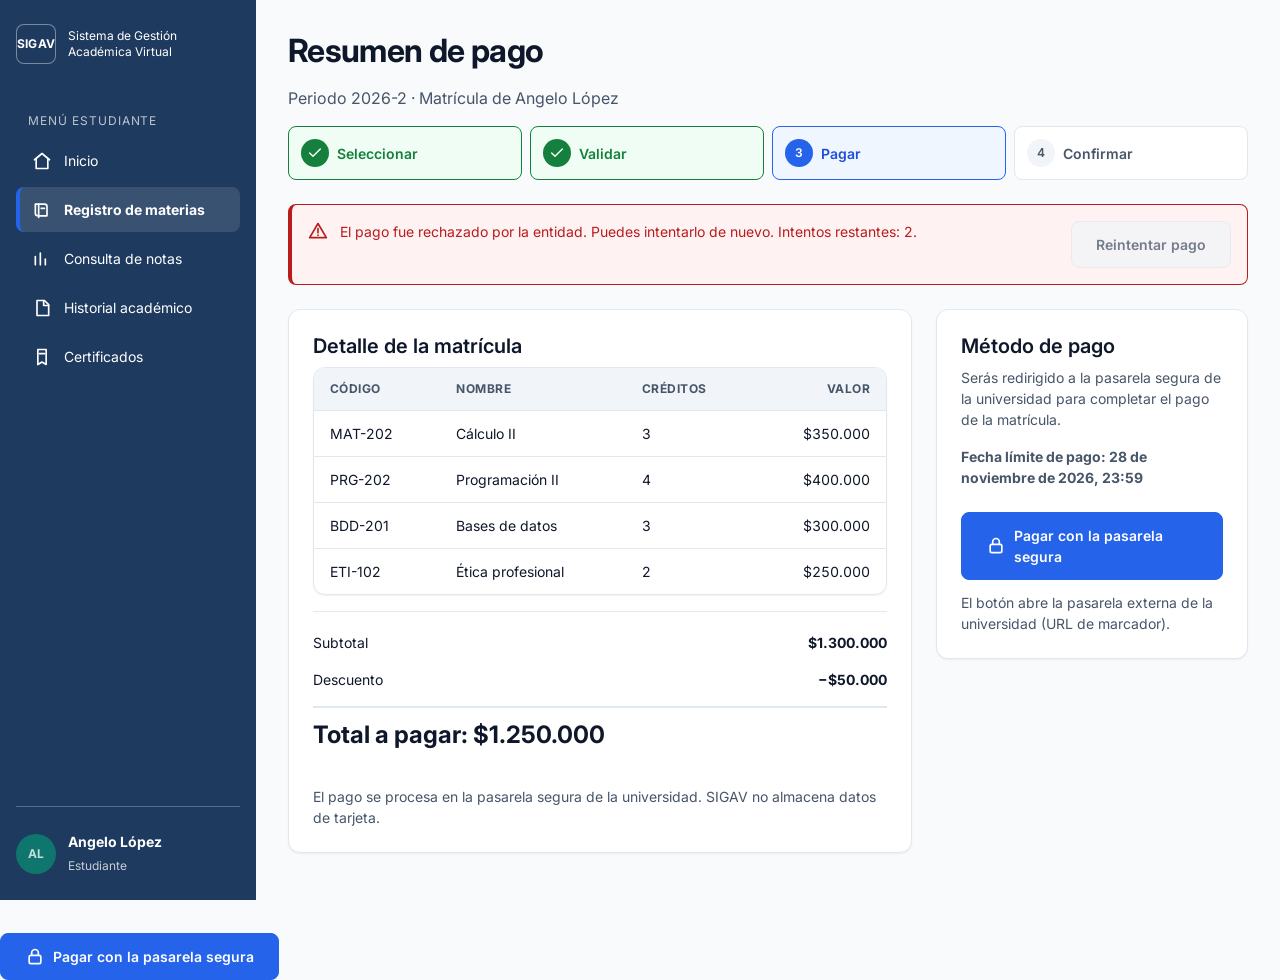
<file: sigav-prototipo/estudiante/e3-pago.html>
<!DOCTYPE html>
<html lang="es">
<head>
  <meta charset="UTF-8">
  <meta name="viewport" content="width=device-width, initial-scale=1.0">
  <title>Resumen de pago · SIGAV</title>
  <link rel="stylesheet" href="../css/tokens.css">
  <link rel="stylesheet" href="../css/base.css">
  <link rel="stylesheet" href="../css/componentes.css">
  <link rel="stylesheet" href="../css/layout.css">
</head>
<body data-pagina="e3" data-perfil="estudiante">
  <a class="saltar-contenido" href="#contenido">Saltar al contenido</a>

  <aside class="sidebar" id="sidebar" aria-label="Menú lateral del estudiante">
    <div class="sidebar__marca">
      <span class="logo" aria-hidden="true">SIGAV</span>
      <span class="sidebar__nombre-sistema">Sistema de Gestión Académica Virtual</span>
    </div>
    <p class="sidebar__etiqueta">Menú estudiante</p>
    <ul class="nav-lista">
      <li><a href="e1-panel.html" data-nav="e1"><svg class="icono" viewBox="0 0 24 24" aria-hidden="true"><path d="M3 10.5 12 3l9 7.5"/><path d="M5 9.5V21h14V9.5"/></svg>Inicio</a></li>
      <li><a href="e2-registro-materias.html" data-nav="e3"><svg class="icono" viewBox="0 0 24 24" aria-hidden="true"><path d="M4 5h11a3 3 0 0 1 3 3v11H7a3 3 0 0 1-3-3V5z"/><path d="M8 5v16M11 10h4"/></svg>Registro de materias</a></li>
      <li><a href="../index.html#en-construccion"><svg class="icono" viewBox="0 0 24 24" aria-hidden="true"><path d="M4 19V9M10 19V5M16 19v-7"/></svg>Consulta de notas</a></li>
      <li><a href="../index.html#en-construccion"><svg class="icono" viewBox="0 0 24 24" aria-hidden="true"><path d="M6 3h9l5 5v13H6z"/><path d="M14 3v6h6"/></svg>Historial académico</a></li>
      <li><a href="../index.html#en-construccion"><svg class="icono" viewBox="0 0 24 24" aria-hidden="true"><path d="M7 3h10v18l-5-3-5 3z"/><path d="M9 8h6"/></svg>Certificados</a></li>
    </ul>
    <div class="sidebar__perfil">
      <span class="avatar" aria-hidden="true">AL</span>
      <div><strong>Angelo López</strong><span>Estudiante</span></div>
    </div>
  </aside>
  <div class="sidebar-backdrop"></div>

  <div class="contenedor-app">
    <header class="barra-superior">
      <span class="logo" aria-hidden="true">SIGAV</span>
      <strong>SIGAV</strong>
      <button class="menu-toggle" type="button" data-menu-toggle aria-expanded="false" aria-controls="sidebar" aria-label="Abrir menú">
        <svg class="icono" viewBox="0 0 24 24" aria-hidden="true"><path d="M4 7h16M4 12h16M4 17h16"/></svg>
      </button>
    </header>

    <main id="contenido" class="contenido">
      <div id="vista-pago">
        <h1 id="titulo-pago">Resumen de pago</h1>
        <p class="texto-secundario">Periodo 2026-2 · Matrícula de Angelo López</p>

        <ol class="pasos" aria-label="Progreso de la matrícula">
          <li class="paso paso--completado"><span class="paso__numero"><svg class="icono icono--sm" viewBox="0 0 24 24" aria-hidden="true"><path d="M20 6 9 17l-5-5"/></svg></span><span class="paso__nombre">Seleccionar</span></li>
          <li class="paso paso--completado"><span class="paso__numero"><svg class="icono icono--sm" viewBox="0 0 24 24" aria-hidden="true"><path d="M20 6 9 17l-5-5"/></svg></span><span class="paso__nombre">Validar</span></li>
          <li class="paso paso--activo"><span class="paso__numero">3</span><span class="paso__nombre">Pagar</span></li>
          <li class="paso"><span class="paso__numero">4</span><span class="paso__nombre">Confirmar</span></li>
        </ol>

        <div class="banner banner--error" id="banner-rechazo" role="alert">
          <svg class="icono" viewBox="0 0 24 24" aria-hidden="true"><path d="M12 3 2 20h20L12 3z"/><path d="M12 9v5M12 17h.01"/></svg>
          <div class="banner__contenido"><p data-banner-texto>El pago fue rechazado por la entidad. Puedes intentarlo de nuevo. Intentos restantes: 2.</p></div>
          <div class="banner__accion"><a class="btn btn-secundario" href="https://pasarela.ejemplo.edu.co" id="reintentar-pago" aria-disabled="true">Reintentar pago</a></div>
        </div>

        <div class="rejilla-2">
          <section class="tarjeta" aria-labelledby="titulo-detalle">
            <h2 id="titulo-detalle" class="tarjeta__titulo">Detalle de la matrícula</h2>
            <div class="tabla-contenedor">
              <table class="tabla">
                <thead><tr><th scope="col">Código</th><th scope="col">Nombre</th><th scope="col">Créditos</th><th scope="col" class="celda-numero">Valor</th></tr></thead>
                <tbody>
                  <tr><td>MAT-202</td><td>Cálculo II</td><td>3</td><td class="celda-numero">$350.000</td></tr>
                  <tr><td>PRG-202</td><td>Programación II</td><td>4</td><td class="celda-numero">$400.000</td></tr>
                  <tr><td>BDD-201</td><td>Bases de datos</td><td>3</td><td class="celda-numero">$300.000</td></tr>
                  <tr><td>ETI-102</td><td>Ética profesional</td><td>2</td><td class="celda-numero">$250.000</td></tr>
                </tbody>
              </table>
            </div>
            <div class="resumen">
              <div class="resumen__fila"><span>Subtotal</span><strong>$1.300.000</strong></div>
              <div class="resumen__fila"><span>Descuento</span><strong>−$50.000</strong></div>
              <div class="resumen__fila resumen__total"><h2>Total a pagar: $1.250.000</h2></div>
            </div>
            <p class="texto-auxiliar mt-e3 mb-0">El pago se procesa en la pasarela segura de la universidad. SIGAV no almacena datos de tarjeta.</p>
          </section>

          <aside class="tarjeta" aria-labelledby="titulo-metodo">
            <h2 id="titulo-metodo" class="tarjeta__titulo">Método de pago</h2>
            <div class="tarjeta__cuerpo">
              <p>Serás redirigido a la pasarela segura de la universidad para completar el pago de la matrícula.</p>
              <p class="mt-e3 mb-0"><strong>Fecha límite de pago: 28 de noviembre de 2026, 23:59</strong></p>
            </div>
            <div class="tarjeta__pie tarjeta__pie--apilado">
              <a class="btn btn-primario btn--bloque" href="https://pasarela.ejemplo.edu.co" target="_blank" rel="noopener">
                <svg class="icono" viewBox="0 0 24 24" aria-hidden="true"><rect x="5" y="10" width="14" height="10" rx="2"/><path d="M8 10V7a4 4 0 0 1 8 0v3"/></svg>
                Pagar con la pasarela segura
              </a>
              <p class="texto-auxiliar mt-e3 mb-0">El botón abre la pasarela externa de la universidad (URL de marcador).</p>
            </div>
          </aside>
        </div>
      </div>

      <section class="confirmacion" id="vista-confirmada" aria-labelledby="titulo-confirmada" hidden>
        <span class="confirmacion__icono"><svg class="icono" viewBox="0 0 24 24" aria-hidden="true"><path d="M20 6 9 17l-5-5"/></svg></span>
        <h1 id="titulo-confirmada">Matrícula confirmada</h1>
        <p class="texto-secundario">Tu matrícula del periodo 2026-2 quedó registrada.</p>
        <div class="confirmacion__acciones">
          <button class="btn btn-secundario" type="button">Descargar comprobante</button>
          <a class="btn btn-primario" href="e1-panel.html">Volver al panel</a>
        </div>
      </section>
    </main>
  </div>

  <div class="pago-fijo-movil" id="pago-fijo">
    <a class="btn btn-primario" href="https://pasarela.ejemplo.edu.co" target="_blank" rel="noopener">
      <svg class="icono" viewBox="0 0 24 24" aria-hidden="true"><rect x="5" y="10" width="14" height="10" rx="2"/><path d="M8 10V7a4 4 0 0 1 8 0v3"/></svg>
      Pagar con la pasarela segura
    </a>
  </div>

  <nav class="bottom-nav" aria-label="Navegación principal móvil">
    <a href="e1-panel.html" data-nav="e1"><svg class="icono" viewBox="0 0 24 24" aria-hidden="true"><path d="M3 10.5 12 3l9 7.5"/><path d="M5 9.5V21h14V9.5"/></svg>Inicio</a>
    <a href="e2-registro-materias.html" data-nav="e3"><svg class="icono" viewBox="0 0 24 24" aria-hidden="true"><path d="M4 5h11a3 3 0 0 1 3 3v11H7a3 3 0 0 1-3-3V5z"/></svg>Materias</a>
    <a href="../index.html#en-construccion"><svg class="icono" viewBox="0 0 24 24" aria-hidden="true"><path d="M4 19V9M10 19V5M16 19v-7"/></svg>Notas</a>
    <a href="../index.html#en-construccion"><svg class="icono" viewBox="0 0 24 24" aria-hidden="true"><circle cx="12" cy="8" r="4"/><path d="M4 21a8 8 0 0 1 16 0"/></svg>Perfil</a>
  </nav>

  <script src="../js/datos.js"></script>
  <script src="../js/navegacion.js"></script>
  <script>
    (function () {
      const estado = SIGAV_UI.parametroURL('estado');
      const reintentar = document.getElementById('reintentar-pago');

      if (estado === 'aprobado') {
        document.getElementById('vista-pago').hidden = true;
        document.getElementById('pago-fijo').hidden = true;
        document.getElementById('vista-confirmada').hidden = false;
      } else if (estado === 'rechazado') {
        reintentar.removeAttribute('aria-disabled');
      } else {
        reintentar.addEventListener('click', (evento) => evento.preventDefault());
      }
    })();
  </script>
</body>
</html>
</file>
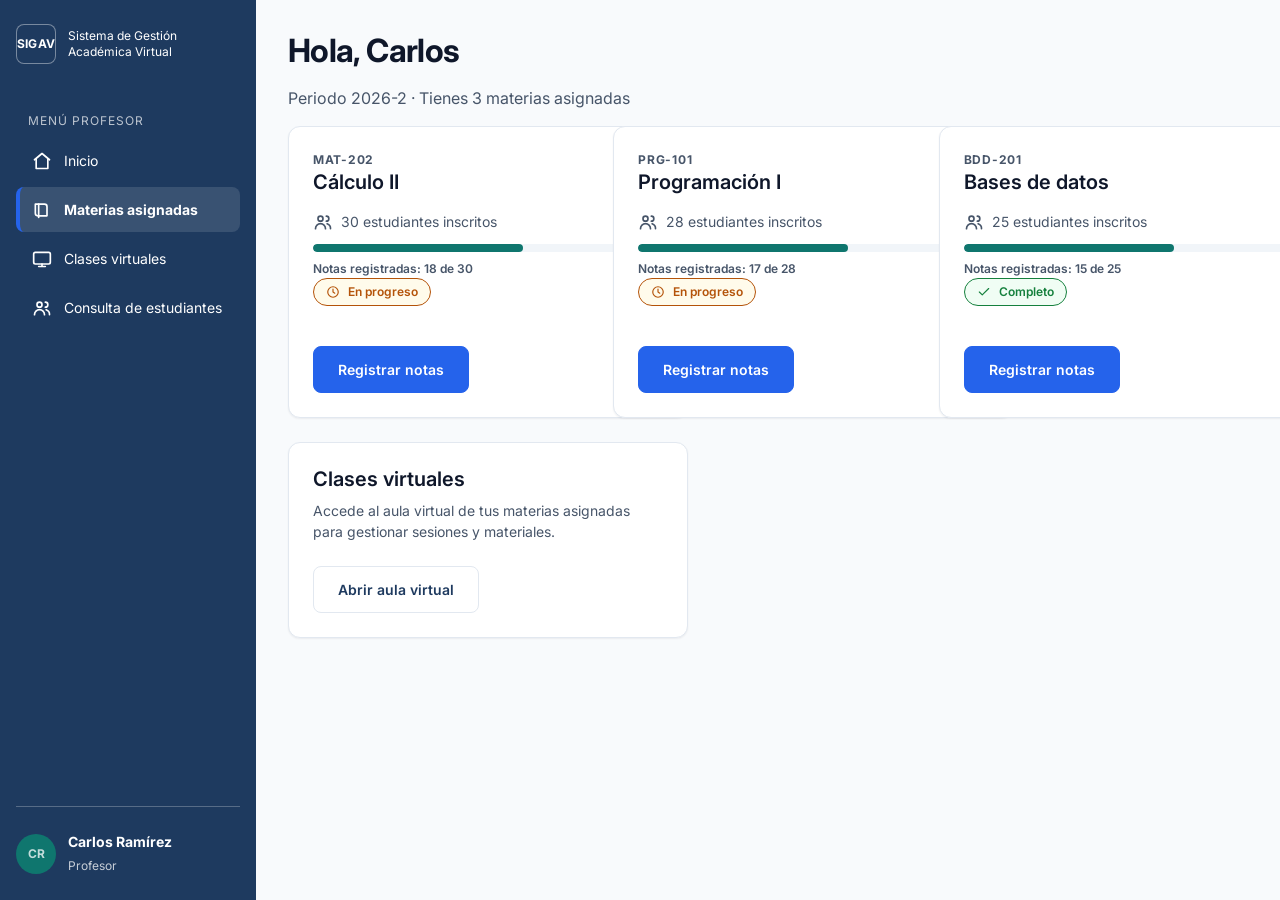
<file: sigav-prototipo/profesor/p1-materias.html>
<!DOCTYPE html>
<html lang="es">
<head>
  <meta charset="UTF-8">
  <meta name="viewport" content="width=device-width, initial-scale=1.0">
  <title>Materias asignadas · SIGAV</title>
  <link rel="stylesheet" href="../css/tokens.css">
  <link rel="stylesheet" href="../css/base.css">
  <link rel="stylesheet" href="../css/componentes.css">
  <link rel="stylesheet" href="../css/layout.css">
</head>
<body data-pagina="p1-materias" data-perfil="profesor">
  <a class="saltar-contenido" href="#contenido">Saltar al contenido</a>

  <aside class="sidebar" id="sidebar" aria-label="Menú lateral del profesor">
    <div class="sidebar__marca">
      <span class="logo" aria-hidden="true">SIGAV</span>
      <span class="sidebar__nombre-sistema">Sistema de Gestión Académica Virtual</span>
    </div>
    <p class="sidebar__etiqueta">Menú profesor</p>
    <ul class="nav-lista">
      <li><a href="p1-materias.html" data-nav="p1"><svg class="icono" viewBox="0 0 24 24" aria-hidden="true"><path d="M3 10.5 12 3l9 7.5"/><path d="M5 9.5V21h14V9.5"/></svg>Inicio</a></li>
      <li><a href="p1-materias.html" data-nav="p1-materias"><svg class="icono" viewBox="0 0 24 24" aria-hidden="true"><path d="M4 5h11a3 3 0 0 1 3 3v11H7a3 3 0 0 1-3-3V5z"/><path d="M8 5v16"/></svg>Materias asignadas</a></li>
      <li><a href="../index.html#en-construccion"><svg class="icono" viewBox="0 0 24 24" aria-hidden="true"><rect x="2" y="4" width="20" height="14" rx="2"/><path d="M8 21h8M12 18v3"/></svg>Clases virtuales</a></li>
      <li><a href="../index.html#en-construccion"><svg class="icono" viewBox="0 0 24 24" aria-hidden="true"><circle cx="9" cy="8" r="3"/><path d="M3 20a6 6 0 0 1 12 0"/><path d="M16 5a3 3 0 0 1 0 6M17 14a6 6 0 0 1 4 6"/></svg>Consulta de estudiantes</a></li>
    </ul>
    <div class="sidebar__perfil">
      <span class="avatar" aria-hidden="true">CR</span>
      <div><strong>Carlos Ramírez</strong><span>Profesor</span></div>
    </div>
  </aside>
  <div class="sidebar-backdrop"></div>

  <div class="contenedor-app">
    <header class="barra-superior">
      <span class="logo" aria-hidden="true">SIGAV</span>
      <strong>SIGAV</strong>
      <button class="menu-toggle" type="button" data-menu-toggle aria-expanded="false" aria-controls="sidebar" aria-label="Abrir menú">
        <svg class="icono" viewBox="0 0 24 24" aria-hidden="true"><path d="M4 7h16M4 12h16M4 17h16"/></svg>
      </button>
    </header>

    <main id="contenido" class="contenido">
      <h1>Hola, Carlos</h1>
      <p class="texto-secundario">Periodo 2026-2 · Tienes 3 materias asignadas</p>

      <div class="rejilla-materias rejilla-materias--con-margen">
        <article class="tarjeta tarjeta-profesor">
          <span class="tarjeta-materia__codigo">MAT-202</span>
          <h3>Cálculo II</h3>
          <p class="tarjeta-profesor__estudiantes"><svg class="icono" viewBox="0 0 24 24" aria-hidden="true"><circle cx="9" cy="8" r="3"/><path d="M3 20a6 6 0 0 1 12 0"/><path d="M16 5a3 3 0 0 1 0 6M17 14a6 6 0 0 1 4 6"/></svg>30 estudiantes inscritos</p>
          <div class="tarjeta-profesor__notas">
            <div class="progreso"><div class="progreso__relleno progreso__relleno--60"></div></div>
            <div class="progreso__texto"><span>Notas registradas: 18 de 30</span><span>60 %</span></div>
          </div>
          <p><span class="pildora pildora--advertencia"><svg class="icono" viewBox="0 0 24 24" aria-hidden="true"><circle cx="12" cy="12" r="9"/><path d="M12 7v5l3 2"/></svg>En progreso</span></p>
          <div class="tarjeta__pie"><a class="btn btn-primario" href="p2-registro-notas.html">Registrar notas</a></div>
        </article>

        <article class="tarjeta tarjeta-profesor">
          <span class="tarjeta-materia__codigo">PRG-101</span>
          <h3>Programación I</h3>
          <p class="tarjeta-profesor__estudiantes"><svg class="icono" viewBox="0 0 24 24" aria-hidden="true"><circle cx="9" cy="8" r="3"/><path d="M3 20a6 6 0 0 1 12 0"/><path d="M16 5a3 3 0 0 1 0 6M17 14a6 6 0 0 1 4 6"/></svg>28 estudiantes inscritos</p>
          <div class="tarjeta-profesor__notas">
            <div class="progreso"><div class="progreso__relleno progreso__relleno--60"></div></div>
            <div class="progreso__texto"><span>Notas registradas: 17 de 28</span><span>60 %</span></div>
          </div>
          <p><span class="pildora pildora--advertencia"><svg class="icono" viewBox="0 0 24 24" aria-hidden="true"><circle cx="12" cy="12" r="9"/><path d="M12 7v5l3 2"/></svg>En progreso</span></p>
          <div class="tarjeta__pie"><a class="btn btn-primario" href="p2-registro-notas.html">Registrar notas</a></div>
        </article>

        <article class="tarjeta tarjeta-profesor">
          <span class="tarjeta-materia__codigo">BDD-201</span>
          <h3>Bases de datos</h3>
          <p class="tarjeta-profesor__estudiantes"><svg class="icono" viewBox="0 0 24 24" aria-hidden="true"><circle cx="9" cy="8" r="3"/><path d="M3 20a6 6 0 0 1 12 0"/><path d="M16 5a3 3 0 0 1 0 6M17 14a6 6 0 0 1 4 6"/></svg>25 estudiantes inscritos</p>
          <div class="tarjeta-profesor__notas">
            <div class="progreso"><div class="progreso__relleno progreso__relleno--60"></div></div>
            <div class="progreso__texto"><span>Notas registradas: 15 de 25</span><span>60 %</span></div>
          </div>
          <p><span class="pildora pildora--exito"><svg class="icono" viewBox="0 0 24 24" aria-hidden="true"><path d="M20 6 9 17l-5-5"/></svg>Completo</span></p>
          <div class="tarjeta__pie"><a class="btn btn-primario" href="p2-registro-notas.html">Registrar notas</a></div>
        </article>
      </div>

      <section class="tarjeta tarjeta-clases" aria-labelledby="titulo-clases">
        <h2 id="titulo-clases" class="tarjeta__titulo">Clases virtuales</h2>
        <p class="tarjeta__cuerpo">Accede al aula virtual de tus materias asignadas para gestionar sesiones y materiales.</p>
        <div class="tarjeta__pie"><a class="btn btn-secundario" href="../index.html#en-construccion">Abrir aula virtual</a></div>
      </section>
    </main>
  </div>

  <nav class="bottom-nav" aria-label="Navegación principal móvil">
    <a href="p1-materias.html" data-nav="p1"><svg class="icono" viewBox="0 0 24 24" aria-hidden="true"><path d="M3 10.5 12 3l9 7.5"/><path d="M5 9.5V21h14V9.5"/></svg>Inicio</a>
    <a href="p1-materias.html" data-nav="p1-materias" class="activo"><svg class="icono" viewBox="0 0 24 24" aria-hidden="true"><path d="M4 5h11a3 3 0 0 1 3 3v11H7a3 3 0 0 1-3-3V5z"/></svg>Materias</a>
    <a href="../index.html#en-construccion"><svg class="icono" viewBox="0 0 24 24" aria-hidden="true"><circle cx="9" cy="8" r="3"/><path d="M3 20a6 6 0 0 1 12 0"/></svg>Estudiantes</a>
    <a href="../index.html#en-construccion"><svg class="icono" viewBox="0 0 24 24" aria-hidden="true"><circle cx="12" cy="8" r="4"/><path d="M4 21a8 8 0 0 1 16 0"/></svg>Perfil</a>
  </nav>

  <script src="../js/datos.js"></script>
  <script src="../js/navegacion.js"></script>
</body>
</html>
</file>
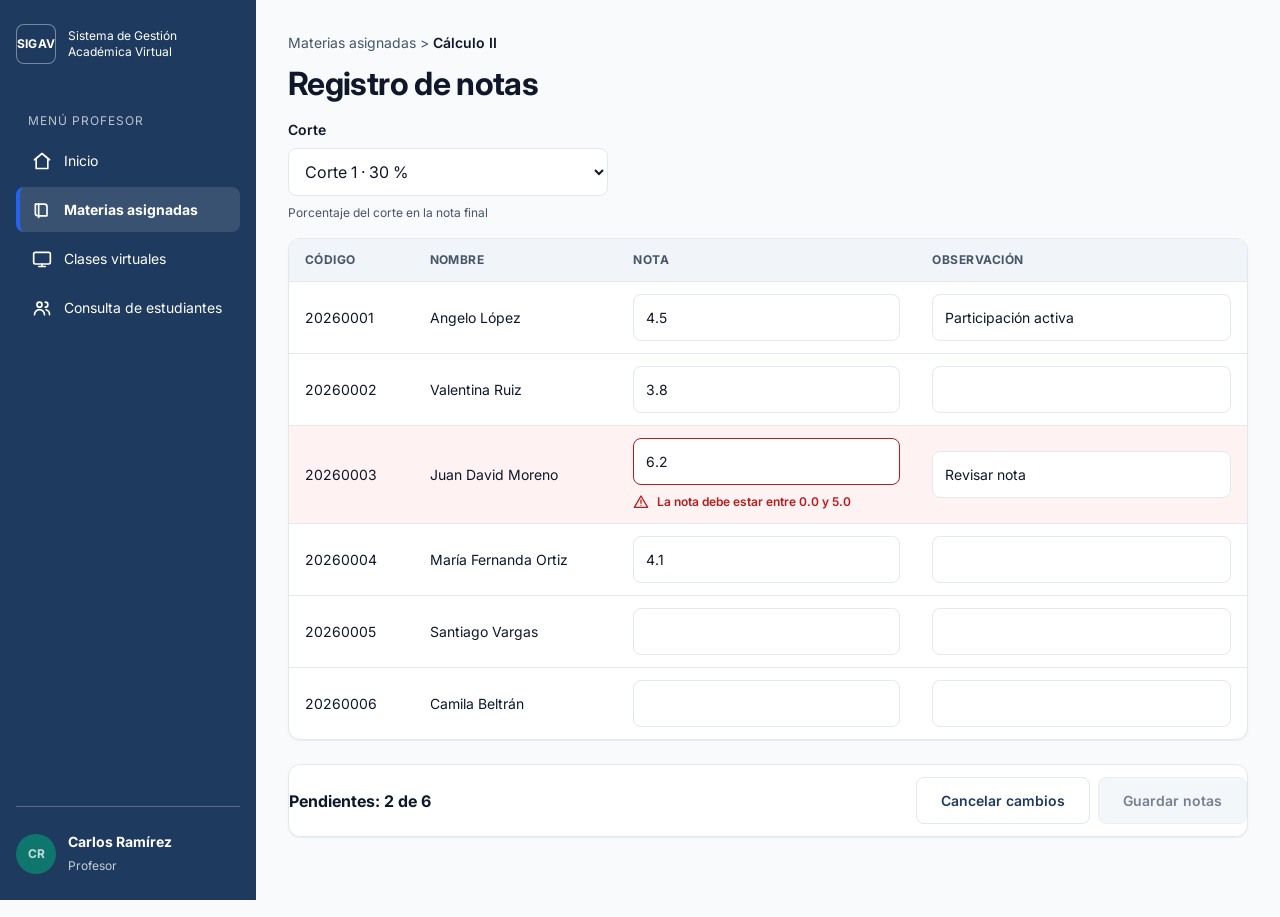
<file: sigav-prototipo/profesor/p2-registro-notas.html>
<!DOCTYPE html>
<html lang="es">
<head>
  <meta charset="UTF-8">
  <meta name="viewport" content="width=device-width, initial-scale=1.0">
  <title>Registro de notas · SIGAV</title>
  <link rel="stylesheet" href="../css/tokens.css">
  <link rel="stylesheet" href="../css/base.css">
  <link rel="stylesheet" href="../css/componentes.css">
  <link rel="stylesheet" href="../css/layout.css">
</head>
<body data-pagina="p2" data-perfil="profesor">
  <a class="saltar-contenido" href="#contenido">Saltar al contenido</a>

  <aside class="sidebar" id="sidebar" aria-label="Menú lateral del profesor">
    <div class="sidebar__marca">
      <span class="logo" aria-hidden="true">SIGAV</span>
      <span class="sidebar__nombre-sistema">Sistema de Gestión Académica Virtual</span>
    </div>
    <p class="sidebar__etiqueta">Menú profesor</p>
    <ul class="nav-lista">
      <li><a href="p1-materias.html"><svg class="icono" viewBox="0 0 24 24" aria-hidden="true"><path d="M3 10.5 12 3l9 7.5"/><path d="M5 9.5V21h14V9.5"/></svg>Inicio</a></li>
      <li><a href="p1-materias.html" class="activo" aria-current="page" data-nav="p2"><svg class="icono" viewBox="0 0 24 24" aria-hidden="true"><path d="M4 5h11a3 3 0 0 1 3 3v11H7a3 3 0 0 1-3-3V5z"/><path d="M8 5v16"/></svg>Materias asignadas</a></li>
      <li><a href="../index.html#en-construccion"><svg class="icono" viewBox="0 0 24 24" aria-hidden="true"><rect x="2" y="4" width="20" height="14" rx="2"/><path d="M8 21h8M12 18v3"/></svg>Clases virtuales</a></li>
      <li><a href="../index.html#en-construccion"><svg class="icono" viewBox="0 0 24 24" aria-hidden="true"><circle cx="9" cy="8" r="3"/><path d="M3 20a6 6 0 0 1 12 0"/><path d="M16 5a3 3 0 0 1 0 6M17 14a6 6 0 0 1 4 6"/></svg>Consulta de estudiantes</a></li>
    </ul>
    <div class="sidebar__perfil">
      <span class="avatar" aria-hidden="true">CR</span>
      <div><strong>Carlos Ramírez</strong><span>Profesor</span></div>
    </div>
  </aside>
  <div class="sidebar-backdrop"></div>

  <div class="contenedor-app">
    <header class="barra-superior">
      <span class="logo" aria-hidden="true">SIGAV</span>
      <strong>SIGAV</strong>
      <button class="menu-toggle" type="button" data-menu-toggle aria-expanded="false" aria-controls="sidebar" aria-label="Abrir menú">
        <svg class="icono" viewBox="0 0 24 24" aria-hidden="true"><path d="M4 7h16M4 12h16M4 17h16"/></svg>
      </button>
    </header>

    <main id="contenido" class="contenido">
      <nav class="migaja" aria-label="Ruta de navegación"><a href="p1-materias.html">Materias asignadas</a> &gt; <span class="migajaspan">Cálculo II</span></nav>
      <h1>Registro de notas</h1>

      <div class="campo campo--corte">
        <label for="corte">Corte</label>
        <select id="corte">
          <option selected>Corte 1 · 30 %</option>
        </select>
        <span class="campo__ayuda">Porcentaje del corte en la nota final</span>
      </div>

      <div class="banner banner--exito" id="banner-exito" role="status" hidden>
        <svg class="icono" viewBox="0 0 24 24" aria-hidden="true"><path d="M20 6 9 17l-5-5"/></svg>
        <div class="banner__contenido"><p>Las notas se registraron correctamente.</p></div>
      </div>

      <div class="tabla-contenedor tabla-contenedor--p2">
        <table class="tabla tabla--notas">
          <thead><tr><th scope="col">Código</th><th scope="col">Nombre</th><th scope="col">Nota</th><th scope="col">Observación</th></tr></thead>
          <tbody>
            <tr>
              <td data-etiqueta="Código">20260001</td>
              <td data-etiqueta="Nombre">Angelo López</td>
              <td data-etiqueta="Nota"><div class="campo campo--compacto"><label class="sr-only" for="nota-0">Nota de Angelo López</label><input class="input-nota" id="nota-0" type="number" step="0.1" min="0" max="5" value="4.5" data-index="0" aria-describedby="error-nota-0"><span class="campo__error" id="error-nota-0" role="alert"><svg class="icono icono--sm" viewBox="0 0 24 24" aria-hidden="true"><path d="M12 3 2 20h20L12 3z"/><path d="M12 9v5M12 17h.01"/></svg>La nota debe estar entre 0.0 y 5.0</span></div></td>
              <td data-etiqueta="Observación"><div class="campo campo--compacto"><label class="sr-only" for="obs-0">Observación de Angelo López</label><input id="obs-0" type="text" value="Participación activa"></div></td>
            </tr>
            <tr>
              <td data-etiqueta="Código">20260002</td>
              <td data-etiqueta="Nombre">Valentina Ruiz</td>
              <td data-etiqueta="Nota"><div class="campo campo--compacto"><label class="sr-only" for="nota-1">Nota de Valentina Ruiz</label><input class="input-nota" id="nota-1" type="number" step="0.1" min="0" max="5" value="3.8" data-index="1" aria-describedby="error-nota-1"><span class="campo__error" id="error-nota-1" role="alert"><svg class="icono icono--sm" viewBox="0 0 24 24" aria-hidden="true"><path d="M12 3 2 20h20L12 3z"/><path d="M12 9v5M12 17h.01"/></svg>La nota debe estar entre 0.0 y 5.0</span></div></td>
              <td data-etiqueta="Observación"><div class="campo campo--compacto"><label class="sr-only" for="obs-1">Observación de Valentina Ruiz</label><input id="obs-1" type="text" value=""></div></td>
            </tr>
            <tr class="fila--error">
              <td data-etiqueta="Código">20260003</td>
              <td data-etiqueta="Nombre">Juan David Moreno</td>
              <td data-etiqueta="Nota"><div class="campo campo--compacto campo--error"><label class="sr-only" for="nota-2">Nota de Juan David Moreno</label><input class="input-nota" id="nota-2" type="number" step="0.1" min="0" max="5" value="6.2" data-index="2" aria-invalid="true" aria-describedby="error-nota-2"><span class="campo__error" id="error-nota-2" role="alert"><svg class="icono icono--sm" viewBox="0 0 24 24" aria-hidden="true"><path d="M12 3 2 20h20L12 3z"/><path d="M12 9v5M12 17h.01"/></svg>La nota debe estar entre 0.0 y 5.0</span></div></td>
              <td data-etiqueta="Observación"><div class="campo campo--compacto"><label class="sr-only" for="obs-2">Observación de Juan David Moreno</label><input id="obs-2" type="text" value="Revisar nota"></div></td>
            </tr>
            <tr>
              <td data-etiqueta="Código">20260004</td>
              <td data-etiqueta="Nombre">María Fernanda Ortiz</td>
              <td data-etiqueta="Nota"><div class="campo campo--compacto"><label class="sr-only" for="nota-3">Nota de María Fernanda Ortiz</label><input class="input-nota" id="nota-3" type="number" step="0.1" min="0" max="5" value="4.1" data-index="3" aria-describedby="error-nota-3"><span class="campo__error" id="error-nota-3" role="alert"><svg class="icono icono--sm" viewBox="0 0 24 24" aria-hidden="true"><path d="M12 3 2 20h20L12 3z"/><path d="M12 9v5M12 17h.01"/></svg>La nota debe estar entre 0.0 y 5.0</span></div></td>
              <td data-etiqueta="Observación"><div class="campo campo--compacto"><label class="sr-only" for="obs-3">Observación de María Fernanda Ortiz</label><input id="obs-3" type="text" value=""></div></td>
            </tr>
            <tr>
              <td data-etiqueta="Código">20260005</td>
              <td data-etiqueta="Nombre">Santiago Vargas</td>
              <td data-etiqueta="Nota"><div class="campo campo--compacto"><label class="sr-only" for="nota-4">Nota de Santiago Vargas</label><input class="input-nota" id="nota-4" type="number" step="0.1" min="0" max="5" value="" data-index="4" aria-describedby="error-nota-4"><span class="campo__error" id="error-nota-4" role="alert"><svg class="icono icono--sm" viewBox="0 0 24 24" aria-hidden="true"><path d="M12 3 2 20h20L12 3z"/><path d="M12 9v5M12 17h.01"/></svg>La nota debe estar entre 0.0 y 5.0</span></div></td>
              <td data-etiqueta="Observación"><div class="campo campo--compacto"><label class="sr-only" for="obs-4">Observación de Santiago Vargas</label><input id="obs-4" type="text" value=""></div></td>
            </tr>
            <tr>
              <td data-etiqueta="Código">20260006</td>
              <td data-etiqueta="Nombre">Camila Beltrán</td>
              <td data-etiqueta="Nota"><div class="campo campo--compacto"><label class="sr-only" for="nota-5">Nota de Camila Beltrán</label><input class="input-nota" id="nota-5" type="number" step="0.1" min="0" max="5" value="" data-index="5" aria-describedby="error-nota-5"><span class="campo__error" id="error-nota-5" role="alert"><svg class="icono icono--sm" viewBox="0 0 24 24" aria-hidden="true"><path d="M12 3 2 20h20L12 3z"/><path d="M12 9v5M12 17h.01"/></svg>La nota debe estar entre 0.0 y 5.0</span></div></td>
              <td data-etiqueta="Observación"><div class="campo campo--compacto"><label class="sr-only" for="obs-5">Observación de Camila Beltrán</label><input id="obs-5" type="text" value=""></div></td>
            </tr>
          </tbody>
        </table>
      </div>

      <div class="barra-acciones barra-acciones-escritorio">
        <strong id="contador-pendientes">Pendientes: 2 de 6</strong>
        <div class="barra-acciones__grupo">
          <button class="btn btn-secundario" type="button" id="cancelar-cambios">Cancelar cambios</button>
          <button class="btn btn-primario" type="button" id="guardar-notas" disabled>Guardar notas</button>
        </div>
      </div>
    </main>
  </div>

  <nav class="bottom-nav" aria-label="Navegación principal móvil">
    <a href="p1-materias.html"><svg class="icono" viewBox="0 0 24 24" aria-hidden="true"><path d="M3 10.5 12 3l9 7.5"/><path d="M5 9.5V21h14V9.5"/></svg>Inicio</a>
    <a href="p1-materias.html" class="activo" aria-current="page"><svg class="icono" viewBox="0 0 24 24" aria-hidden="true"><path d="M4 5h11a3 3 0 0 1 3 3v11H7a3 3 0 0 1-3-3V5z"/></svg>Materias</a>
    <a href="../index.html#en-construccion"><svg class="icono" viewBox="0 0 24 24" aria-hidden="true"><circle cx="9" cy="8" r="3"/><path d="M3 20a6 6 0 0 1 12 0"/></svg>Estudiantes</a>
    <a href="../index.html#en-construccion"><svg class="icono" viewBox="0 0 24 24" aria-hidden="true"><circle cx="12" cy="8" r="4"/><path d="M4 21a8 8 0 0 1 16 0"/></svg>Perfil</a>
  </nav>

  <div class="modal-overlay" id="modal-descartar" role="dialog" aria-modal="true" aria-labelledby="titulo-modal-descartar" aria-hidden="true">
    <div class="modal">
      <h2 class="modal__titulo" id="titulo-modal-descartar">¿Descartar los cambios no guardados?</h2>
      <p class="texto-auxiliar">Se perderán las notas y observaciones que no hayas guardado.</p>
      <div class="modal__pie">
        <button class="btn btn-secundario" type="button" data-cerrar-modal>Cancelar</button>
        <button class="btn btn-primario" type="button" id="descartar-cambios">Descartar</button>
      </div>
    </div>
  </div>

  <script src="../js/datos.js"></script>
  <script src="../js/navegacion.js"></script>
  <script src="../js/validaciones.js"></script>
  <script>
    (function () {
      const inputs = [...document.querySelectorAll('.input-nota')];
      const observaciones = [...document.querySelectorAll('input[id^="obs-"]')];
      const guardar = document.getElementById('guardar-notas');
      const contador = document.getElementById('contador-pendientes');
      const modalId = 'modal-descartar';
      let sucio = false;
      let destinoPendiente = null;

      inputs.forEach((input) => { input.dataset.original = input.value; });
      observaciones.forEach((input) => { input.dataset.original = input.value; });

      function validarCampo(input, mostrar) {
        const campo = input.closest('.campo');
        const fila = input.closest('tr');
        const resultado = validarNota(input.value);
        const vacio = input.value.trim() === '';

        if (resultado === true || (vacio && !mostrar)) {
          campo.classList.remove('campo--error');
          fila.classList.remove('fila--error');
          input.removeAttribute('aria-invalid');
          return resultado === true;
        }

        campo.classList.add('campo--error');
        fila.classList.add('fila--error');
        input.setAttribute('aria-invalid', 'true');
        return false;
      }

      function actualizarEstado() {
        const pendientes = inputs.filter((input) => input.value.trim() === '').length;
        const errores = inputs.filter((input) => validarNota(input.value) !== true).length;

        guardar.disabled = errores > 0;
        contador.textContent = `Pendientes: ${pendientes} de ${inputs.length}`;
      }

      inputs.forEach((input) => {
        validarCampo(input, false);
        input.addEventListener('input', () => {
          sucio = true;
          validarCampo(input, true);
          actualizarEstado();
        });
      });

      observaciones.forEach((input) => {
        input.addEventListener('input', () => { sucio = true; });
      });

      guardar.addEventListener('click', () => {
        if (guardar.disabled) return;
        document.getElementById('banner-exito').hidden = false;
        contador.textContent = `Pendientes: 0 de ${inputs.length}`;
        sucio = false;
      });

      document.getElementById('cancelar-cambios').addEventListener('click', () => {
        SIGAV_UI.abrirModal(modalId);
      });

      document.getElementById('descartar-cambios').addEventListener('click', () => {
        inputs.concat(observaciones).forEach((input) => {
          input.value = input.dataset.original;
          if (input.classList.contains('input-nota')) validarCampo(input, false);
        });
        sucio = false;
        SIGAV_UI.cerrarModal(modalId);
        actualizarEstado();
        if (destinoPendiente) window.location.href = destinoPendiente;
      });

      document.addEventListener('click', (evento) => {
        if (!sucio) return;
        const enlace = evento.target.closest('a[href]');
        if (!enlace || enlace.closest('.modal-overlay')) return;
        evento.preventDefault();
        destinoPendiente = enlace.href;
        SIGAV_UI.abrirModal(modalId);
      }, true);

      window.addEventListener('beforeunload', (evento) => {
        if (!sucio) return;
        evento.preventDefault();
        evento.returnValue = '';
      });

      actualizarEstado();
    })();
  </script>
</body>
</html>
</file>
<file: sigav-prototipo/css/tokens.css>
:root {
  /* Color */
  --color-primario: #1E3A5F;
  --color-secundario: #0F766E;
  --color-acento: #2563EB;
  --color-fondo: #F8FAFC;
  --color-superficie: #FFFFFF;
  --color-borde: #E2E8F0;
  --color-texto: #0F172A;
  --color-texto-secundario: #475569;
  --color-exito: #15803D;
  --color-exito-fondo: #F0FDF4;
  --color-advertencia: #B45309;
  --color-advertencia-fondo: #FFFBEB;
  --color-error: #B91C1C;
  --color-error-fondo: #FEF2F2;
  --color-info: #1D4ED8;
  --color-info-fondo: #EFF6FF;
  --color-gris: #475569;
  --color-gris-fondo: #F1F5F9;

  /* Tipografía */
  --fuente: 'Inter', Arial, sans-serif;
  --texto-h1: 2rem;      /* 32px */
  --texto-h2: 1.5rem;    /* 24px */
  --texto-h3: 1.25rem;   /* 20px */
  --texto-cuerpo: 1rem;  /* 16px */
  --texto-auxiliar: 0.875rem; /* 14px */
  --texto-micro: 0.75rem;     /* 12px */

  /* Espaciado (escala 4px) */
  --e1: 4px; --e2: 8px; --e3: 12px; --e4: 16px;
  --e5: 24px; --e6: 32px; --e7: 48px;

  /* Forma y elevación */
  --radio-control: 8px;
  --radio-tarjeta: 12px;
  --sombra: 0 1px 2px rgba(15, 23, 42, 0.06);

  /* Layout */
  --ancho-sidebar: 256px;
  --margen-escritorio: 32px;
  --margen-movil: 16px;
}
</file>
<file: sigav-prototipo/css/base.css>
@import url('https://fonts.googleapis.com/css2?family=Inter:wght@400;500;600;700&display=swap');

*,
*::before,
*::after {
  box-sizing: border-box;
}

html {
  scroll-behavior: smooth;
}

body {
  margin: 0;
  min-height: 100vh;
  font-family: var(--fuente);
  font-size: var(--texto-cuerpo);
  line-height: 1.5;
  color: var(--color-texto);
  background: var(--color-fondo);
  -webkit-font-smoothing: antialiased;
}

h1, h2, h3, p, ul, ol, figure {
  margin: 0 0 var(--e4);
}

h1 {
  font-size: var(--texto-h1);
  font-weight: 700;
  line-height: 1.2;
  letter-spacing: -0.02em;
}

h2 {
  font-size: var(--texto-h2);
  font-weight: 700;
  line-height: 1.25;
}

h3 {
  font-size: var(--texto-h3);
  font-weight: 600;
  line-height: 1.3;
}

ul, ol {
  padding-left: var(--e5);
}

a {
  color: var(--color-acento);
  text-decoration: none;
}

a:hover {
  text-decoration: underline;
}

button, input, select, textarea {
  font: inherit;
  color: inherit;
}

button {
  cursor: pointer;
}

button:disabled {
  cursor: not-allowed;
}

svg {
  display: block;
  flex: none;
}

.icono {
  width: 20px;
  height: 20px;
  stroke: currentColor;
  stroke-width: 2;
  stroke-linecap: round;
  stroke-linejoin: round;
  fill: none;
}

.icono--sm {
  width: 16px;
  height: 16px;
}

.icono--lg {
  width: 32px;
  height: 32px;
}

.texto-auxiliar {
  font-size: var(--texto-auxiliar);
  color: var(--color-texto-secundario);
}

.texto-micro {
  font-size: var(--texto-micro);
  color: var(--color-texto-secundario);
}

.texto-secundario {
  color: var(--color-texto-secundario);
}

.sr-only {
  position: absolute;
  width: 1px;
  height: 1px;
  padding: 0;
  margin: -1px;
  overflow: hidden;
  clip: rect(0, 0, 0, 0);
  white-space: nowrap;
  border: 0;
}

.saltar-contenido {
  position: absolute;
  left: var(--e4);
  top: -100px;
  z-index: 100;
  padding: var(--e2) var(--e4);
  background: var(--color-superficie);
  border: 2px solid var(--color-acento);
  border-radius: var(--radio-control);
}

.saltar-contenido:focus {
  top: var(--e4);
}

:focus-visible {
  outline: 3px solid var(--color-acento);
  outline-offset: 2px;
}

[hidden] {
  display: none !important;
}
</file>
<file: sigav-prototipo/css/componentes.css>
/* Botones */
.btn {
  display: inline-flex;
  align-items: center;
  justify-content: center;
  gap: var(--e2);
  min-height: 44px;
  padding: var(--e3) var(--e5);
  border: 1px solid transparent;
  border-radius: var(--radio-control);
  font-size: var(--texto-auxiliar);
  font-weight: 600;
  text-decoration: none;
  transition: background-color 0.15s ease, border-color 0.15s ease, transform 0.15s ease;
}

.btn:hover {
  text-decoration: none;
  transform: translateY(-1px);
}

.btn--bloque {
  width: 100%;
}

.btn--icono {
  min-height: 36px;
  padding: var(--e2);
}

.btn-primario {
  background: var(--color-acento);
  color: var(--color-superficie);
  border-color: var(--color-acento);
}

.btn-primario:hover {
  background: var(--color-info);
  border-color: var(--color-info);
}

.btn-secundario {
  background: var(--color-superficie);
  color: var(--color-primario);
  border-color: var(--color-borde);
}

.btn-secundario:hover {
  border-color: var(--color-primario);
}

.btn-fantasma {
  background: transparent;
  color: var(--color-texto-secundario);
  border-color: transparent;
}

.btn-fantasma:hover {
  background: var(--color-gris-fondo);
}

.btn:disabled,
.btn[aria-disabled="true"] {
  background: var(--color-gris-fondo);
  color: var(--color-gris);
  border-color: var(--color-borde);
  transform: none;
  opacity: 0.75;
}

/* Tarjetas */
.tarjeta {
  background: var(--color-superficie);
  border: 1px solid var(--color-borde);
  border-radius: var(--radio-tarjeta);
  box-shadow: var(--sombra);
  padding: var(--e5);
}

.tarjeta--plana {
  box-shadow: none;
}

.tarjeta__titulo {
  font-size: var(--texto-h3);
  font-weight: 600;
  margin-bottom: var(--e2);
}

.tarjeta__cuerpo {
  color: var(--color-texto-secundario);
  font-size: var(--texto-auxiliar);
}

.tarjeta__pie {
  margin-top: var(--e5);
  display: flex;
  align-items: center;
  gap: var(--e2);
}

.tarjeta__pie--apilado {
  display: block;
}

.mt-e3 {
  margin-top: var(--e3);
}

.mb-0 {
  margin-bottom: 0;
}

.tarjeta-acceso {
  display: flex;
  flex-direction: column;
  min-height: 216px;
  width: 280px;
}

.tarjeta-acceso__icono {
  display: grid;
  place-items: center;
  width: 44px;
  height: 44px;
  margin-bottom: var(--e4);
  border-radius: var(--radio-control);
  background: var(--color-info-fondo);
  color: var(--color-info);
}

.tarjeta-acceso__descripcion {
  color: var(--color-texto-secundario);
  font-size: var(--texto-auxiliar);
  flex: 1;
}

.tarjeta-materia {
  position: relative;
  display: flex;
  flex-direction: column;
  gap: var(--e3);
  border: 1px solid var(--color-borde);
  background: var(--color-superficie);
  border-radius: var(--radio-tarjeta);
  padding: var(--e5);
  box-shadow: var(--sombra);
}

.tarjeta-materia--seleccionada {
  border: 2px solid var(--color-acento);
  background: var(--color-info-fondo);
  padding: calc(var(--e5) - 1px);
}

.tarjeta-materia--error {
  border: 2px solid var(--color-error);
  background: var(--color-error-fondo);
  padding: calc(var(--e5) - 1px);
}

.tarjeta-materia--atenuada {
  opacity: 0.6;
}

.tarjeta-materia__codigo {
  font-size: var(--texto-micro);
  font-weight: 700;
  letter-spacing: 0.06em;
  color: var(--color-texto-secundario);
  text-transform: uppercase;
}

.tarjeta-materia__datos {
  display: grid;
  gap: var(--e1);
  font-size: var(--texto-auxiliar);
  color: var(--color-texto-secundario);
}

.tarjeta-materia__casilla {
  display: flex;
  align-items: center;
  gap: var(--e2);
  margin-top: auto;
  font-size: var(--texto-auxiliar);
  font-weight: 600;
}

.tarjeta-materia__casilla input {
  width: 18px;
  height: 18px;
  accent-color: var(--color-acento);
}

.tarjeta-profesor {
  display: flex;
  flex-direction: column;
  width: 400px;
  min-height: 220px;
}

.tarjeta-profesor__estudiantes {
  display: flex;
  align-items: center;
  gap: var(--e2);
  margin-bottom: var(--e3);
  font-size: var(--texto-auxiliar);
  color: var(--color-texto-secundario);
}

.tarjeta-profesor__notas {
  margin-top: auto;
}

.tarjeta-clases {
  max-width: 400px;
}

/* Píldoras de estado */
.pildora {
  display: inline-flex;
  align-items: center;
  gap: var(--e2);
  width: fit-content;
  padding: var(--e1) var(--e3);
  border: 1px solid transparent;
  border-radius: 999px;
  font-size: var(--texto-micro);
  font-weight: 600;
  white-space: nowrap;
}

.pildora .icono {
  width: 14px;
  height: 14px;
}

.pildora--exito {
  background: var(--color-exito-fondo);
  color: var(--color-exito);
  border-color: var(--color-exito);
}

.pildora--advertencia {
  background: var(--color-advertencia-fondo);
  color: var(--color-advertencia);
  border-color: var(--color-advertencia);
}

.pildora--error {
  background: var(--color-error-fondo);
  color: var(--color-error);
  border-color: var(--color-error);
}

.pildora--info {
  background: var(--color-info-fondo);
  color: var(--color-info);
  border-color: var(--color-info);
}

.pildora--gris {
  background: var(--color-gris-fondo);
  color: var(--color-gris);
  border-color: var(--color-gris);
}

/* Banners */
.banner {
  display: flex;
  align-items: flex-start;
  gap: var(--e3);
  padding: var(--e4);
  margin-bottom: var(--e5);
  border: 1px solid;
  border-left-width: 4px;
  border-radius: var(--radio-control);
  font-size: var(--texto-auxiliar);
}

.banner__contenido {
  flex: 1;
}

.banner__accion {
  align-self: center;
}

.banner--advertencia {
  background: var(--color-advertencia-fondo);
  border-color: var(--color-advertencia);
  color: var(--color-advertencia);
}

.banner--error {
  background: var(--color-error-fondo);
  border-color: var(--color-error);
  color: var(--color-error);
}

.banner--exito {
  background: var(--color-exito-fondo);
  border-color: var(--color-exito);
  color: var(--color-exito);
}

.banner--info {
  background: var(--color-info-fondo);
  border-color: var(--color-info);
  color: var(--color-info);
}

/* Campos de formulario */
.campo {
  display: flex;
  flex-direction: column;
  gap: var(--e2);
  margin-bottom: var(--e4);
}

.campo label {
  font-size: var(--texto-auxiliar);
  font-weight: 600;
}

.campo label .obligatorio {
  color: var(--color-error);
}

.campo input,
.campo select,
.campo textarea {
  width: 100%;
  min-height: 44px;
  padding: var(--e3);
  background: var(--color-superficie);
  border: 1px solid var(--color-borde);
  border-radius: var(--radio-control);
}

.campo input:disabled,
.campo select:disabled {
  background: var(--color-gris-fondo);
  color: var(--color-gris);
}

.campo__ayuda {
  font-size: var(--texto-micro);
  color: var(--color-texto-secundario);
}

.campo--compacto {
  margin-bottom: 0;
}

.input-nota {
  width: 110px;
}

.campo--corte {
  max-width: 320px;
}

.campo__error,
.campo__advertencia {
  display: none;
  align-items: center;
  gap: var(--e2);
  font-size: var(--texto-micro);
  font-weight: 600;
}

.campo--error .campo__error {
  display: flex;
  color: var(--color-error);
}

.campo--error input,
.campo--error select {
  border-color: var(--color-error);
}

.campo--advertencia .campo__advertencia {
  display: flex;
  color: var(--color-advertencia);
}

.campo--advertencia input {
  border-color: var(--color-advertencia);
}

/* Tablas */
.tabla-contenedor {
  overflow-x: auto;
  background: var(--color-superficie);
  border: 1px solid var(--color-borde);
  border-radius: var(--radio-tarjeta);
  box-shadow: var(--sombra);
}

.tabla {
  width: 100%;
  border-collapse: collapse;
  font-size: var(--texto-auxiliar);
}

.tabla th,
.tabla td {
  padding: var(--e3) var(--e4);
  text-align: left;
  border-bottom: 1px solid var(--color-borde);
}

.tabla thead th {
  color: var(--color-texto-secundario);
  font-size: var(--texto-micro);
  font-weight: 700;
  letter-spacing: 0.04em;
  text-transform: uppercase;
  background: var(--color-gris-fondo);
}

.tabla tbody tr:last-child td {
  border-bottom: 0;
}

.tabla .celda-numero {
  text-align: right;
  font-variant-numeric: tabular-nums;
}

.tabla__accion {
  display: inline-flex;
  padding: var(--e2);
  border-radius: var(--radio-control);
  color: var(--color-acento);
}

.tabla__accion:hover {
  background: var(--color-info-fondo);
}

.fila--error td {
  background: var(--color-error-fondo);
}

.tarjetas-movil {
  display: none;
}

.tarjeta-movil {
  padding: var(--e4);
  margin-bottom: var(--e3);
  background: var(--color-superficie);
  border: 1px solid var(--color-borde);
  border-radius: var(--radio-tarjeta);
  box-shadow: var(--sombra);
  font-size: var(--texto-auxiliar);
}

.tarjeta-movil__fila {
  display: flex;
  align-items: center;
  justify-content: space-between;
  gap: var(--e3);
  padding: var(--e2) 0;
}

.tarjeta-movil__fila + .tarjeta-movil__fila {
  border-top: 1px solid var(--color-borde);
}

/* Progreso de pasos */
.pasos {
  display: flex;
  gap: var(--e2);
  margin-bottom: var(--e5);
  padding: 0;
  list-style: none;
}

.paso {
  display: flex;
  align-items: center;
  gap: var(--e2);
  flex: 1;
  padding: var(--e3);
  border: 1px solid var(--color-borde);
  border-radius: var(--radio-control);
  background: var(--color-superficie);
  color: var(--color-texto-secundario);
  font-size: var(--texto-auxiliar);
  font-weight: 600;
}

.paso__numero {
  display: grid;
  place-items: center;
  width: 28px;
  height: 28px;
  border-radius: 50%;
  background: var(--color-gris-fondo);
  color: var(--color-gris);
  font-size: var(--texto-micro);
}

.paso--activo {
  border-color: var(--color-acento);
  background: var(--color-info-fondo);
  color: var(--color-info);
}

.paso--activo .paso__numero {
  background: var(--color-acento);
  color: var(--color-superficie);
}

.paso--completado {
  border-color: var(--color-exito);
  background: var(--color-exito-fondo);
  color: var(--color-exito);
}

.paso--completado .paso__numero {
  background: var(--color-exito);
  color: var(--color-superficie);
}

.progreso {
  height: 8px;
  overflow: hidden;
  border-radius: 999px;
  background: var(--color-gris-fondo);
}

.progreso__relleno {
  width: var(--valor, 0%);
  height: 100%;
  border-radius: 999px;
  background: var(--color-secundario);
}

.progreso__texto {
  display: flex;
  justify-content: space-between;
  margin-top: var(--e2);
  font-size: var(--texto-micro);
  color: var(--color-texto-secundario);
  font-weight: 600;
}

/* Barra fija de acciones */
.barra-acciones {
  display: flex;
  align-items: center;
  justify-content: space-between;
  gap: var(--e4);
  padding: var(--e3) var(--e4);
  background: var(--color-superficie);
  border-top: 1px solid var(--color-borde);
}

.barra-acciones__grupo {
  display: flex;
  gap: var(--e2);
}

/* Tooltips */
.tarjeta-con-tooltip {
  position: relative;
}

.tooltip {
  position: absolute;
  left: var(--e4);
  right: var(--e4);
  bottom: calc(100% + var(--e2));
  z-index: 5;
  padding: var(--e2) var(--e3);
  border-radius: var(--radio-control);
  background: var(--color-primario);
  color: var(--color-superficie);
  font-size: var(--texto-micro);
  opacity: 0;
  visibility: hidden;
  transition: opacity 0.15s ease;
  pointer-events: none;
}

.tarjeta-con-tooltip:hover .tooltip,
.tarjeta-con-tooltip:focus-within .tooltip {
  opacity: 1;
  visibility: visible;
}

/* Modales */
.modal-overlay {
  position: fixed;
  inset: 0;
  z-index: 60;
  display: none;
  align-items: center;
  justify-content: center;
  padding: var(--e4);
  background: color-mix(in srgb, var(--color-texto) 55%, transparent);
}

.modal-overlay.visible {
  display: flex;
}

.modal {
  width: min(100%, 440px);
  padding: var(--e5);
  background: var(--color-superficie);
  border-radius: var(--radio-tarjeta);
  box-shadow: 0 20px 40px color-mix(in srgb, var(--color-texto) 25%, transparent);
}

.modal__titulo {
  margin-bottom: var(--e2);
}

.modal__pie {
  display: flex;
  justify-content: flex-end;
  gap: var(--e2);
  margin-top: var(--e5);
}

/* utilidades varias */
.migaja {
  margin-bottom: var(--e3);
  font-size: var(--texto-auxiliar);
  color: var(--color-texto-secundario);
}

.migaja a {
  color: var(--color-texto-secundario);
}

.migajaspan {
  font-weight: 600;
  color: var(--color-texto);
}

.encabezado-pagina {
  display: flex;
  align-items: flex-start;
  justify-content: space-between;
  gap: var(--e4);
  margin-bottom: var(--e5);
}

.encabezado-pagina h1 {
  margin-bottom: var(--e2);
}

.filtros {
  display: flex;
  flex-wrap: wrap;
  align-items: flex-end;
  gap: var(--e3);
  padding: var(--e4);
  margin-bottom: var(--e4);
  background: var(--color-superficie);
  border: 1px solid var(--color-borde);
  border-radius: var(--radio-tarjeta);
  box-shadow: var(--sombra);
}

.filtros .campo {
  margin: 0;
  min-width: 200px;
  flex: 1;
}

.paginacion {
  display: flex;
  justify-content: flex-end;
  gap: var(--e2);
  margin-top: var(--e4);
  font-size: var(--texto-auxiliar);
}

.paginacion span {
  padding: var(--e2) var(--e3);
  border: 1px solid var(--color-borde);
  border-radius: var(--radio-control);
  background: var(--color-superficie);
  color: var(--color-texto-secundario);
}

.paginacion .actual {
  background: var(--color-info-fondo);
  color: var(--color-info);
  border-color: var(--color-info);
  font-weight: 700;
}

.estado-vacio {
  padding: var(--e7) var(--e5);
  text-align: center;
  background: var(--color-superficie);
  border: 1px dashed var(--color-borde);
  border-radius: var(--radio-tarjeta);
}

.estado-vacio .icono {
  margin: 0 auto var(--e3);
  color: var(--color-texto-secundario);
  width: 32px;
  height: 32px;
}

.confirmacion {
  max-width: 560px;
  margin: var(--e7) auto;
  padding: var(--e7) var(--e5);
  text-align: center;
  background: var(--color-superficie);
  border: 1px solid var(--color-borde);
  border-radius: var(--radio-tarjeta);
  box-shadow: var(--sombra);
}

.confirmacion__icono {
  display: grid;
  place-items: center;
  width: 64px;
  height: 64px;
  margin: 0 auto var(--e4);
  border-radius: 50%;
  background: var(--color-exito-fondo);
  color: var(--color-exito);
}

.confirmacion__icono .icono {
  width: 36px;
  height: 36px;
}

.confirmacion__acciones {
  display: flex;
  justify-content: center;
  gap: var(--e3);
  margin-top: var(--e5);
}

.resumen {
  margin-top: var(--e4);
  border-top: 1px solid var(--color-borde);
  padding-top: var(--e3);
  font-size: var(--texto-auxiliar);
}

.resumen__fila {
  display: flex;
  justify-content: space-between;
  padding: var(--e2) 0;
}

.resumen__total {
  margin-top: var(--e2);
  padding-top: var(--e3);
  border-top: 2px solid var(--color-borde);
  font-weight: 700;
}

.formulario-periodo {
  width: 720px;
  max-width: 100%;
}

.reglas-card {
  width: 320px;
  flex: none;
}

.botones-formulario {
  display: flex;
  justify-content: flex-end;
  gap: var(--e3);
  margin-top: var(--e5);
}

.reglas {
  margin: 0;
  padding-left: var(--e5);
  font-size: var(--texto-auxiliar);
  color: var(--color-texto-secundario);
}

.reglas li {
  margin-bottom: var(--e2);
}

.acordeon {
  display: none;
}

.acordeon__boton {
  display: none;
  width: 100%;
  justify-content: space-between;
  align-items: center;
  padding: var(--e3) var(--e4);
  background: var(--color-superficie);
  border: 1px solid var(--color-borde);
  border-radius: var(--radio-control);
  font-weight: 600;
  font-size: var(--texto-auxiliar);
}

.acordeon__contenido {
  margin-top: var(--e4);
}

.seleccion-lista {
  list-style: none;
  margin: 0 0 var(--e4);
  padding: 0;
}

.seleccion-lista li {
  display: flex;
  align-items: center;
  justify-content: space-between;
  gap: var(--e2);
  padding: var(--e2) 0;
  border-bottom: 1px solid var(--color-borde);
  font-size: var(--texto-auxiliar);
}

.boton-quitar {
  background: transparent;
  border: 0;
  color: var(--color-error);
  font-size: var(--texto-micro);
  font-weight: 600;
  display: inline-flex;
  align-items: center;
  gap: var(--e1);
}

/* Rejillas de pantalla */
.rejilla-acceso {
  display: flex;
  flex-wrap: wrap;
  gap: var(--e4);
  margin-bottom: var(--e6);
}

.rejilla-2 {
  display: grid;
  grid-template-columns: minmax(0, 2fr) minmax(0, 1fr);
  gap: var(--e5);
  align-items: start;
}

.rejilla-materias {
  display: grid;
  grid-template-columns: repeat(3, minmax(0, 1fr));
  gap: var(--e4);
}

.rejilla-materias--con-margen {
  margin-bottom: var(--e5);
}

.progreso__relleno--60 {
  --valor: 60%;
}

.panel-seleccion {
  position: sticky;
  top: var(--e5);
  width: 360px;
  flex: none;
}

.diseno-materias {
  display: flex;
  gap: var(--e5);
  align-items: flex-start;
}

.diseno-materias > div:first-child {
  flex: 1;
  min-width: 0;
}
</file>
<file: sigav-prototipo/css/layout.css>
/* Barra lateral de escritorio */
.sidebar {
  position: fixed;
  inset: 0 auto 0 0;
  z-index: 40;
  display: flex;
  flex-direction: column;
  width: var(--ancho-sidebar);
  padding: var(--e5) var(--e4);
  overflow-y: auto;
  background: var(--color-primario);
  color: var(--color-superficie);
}

.sidebar__marca {
  display: flex;
  align-items: center;
  gap: var(--e3);
  margin-bottom: var(--e7);
}

.logo {
  display: grid;
  place-items: center;
  width: 40px;
  height: 40px;
  flex: none;
  background: var(--color-primario);
  border: 1px solid color-mix(in srgb, var(--color-superficie) 40%, transparent);
  border-radius: var(--radio-control);
  color: var(--color-superficie);
  font-size: 12px;
  font-weight: 700;
  letter-spacing: 0.02em;
}

.sidebar__nombre-sistema {
  font-size: var(--texto-micro);
  line-height: 1.3;
  color: var(--color-superficie);
}

.sidebar__etiqueta {
  margin-bottom: var(--e2);
  padding: 0 var(--e3);
  font-size: var(--texto-micro);
  text-transform: uppercase;
  letter-spacing: 0.08em;
  color: color-mix(in srgb, var(--color-superficie) 70%, transparent);
}

.nav-lista {
  display: flex;
  flex-direction: column;
  gap: var(--e1);
  margin: 0;
  padding: 0;
  list-style: none;
}

.nav-lista a {
  display: flex;
  align-items: center;
  gap: var(--e3);
  padding: var(--e3);
  border-left: 4px solid transparent;
  border-radius: var(--radio-control);
  color: var(--color-superficie);
  font-size: var(--texto-auxiliar);
  text-decoration: none;
}

.nav-lista a:hover {
  text-decoration: none;
  background: rgba(255, 255, 255, 0.12);
}

.nav-lista a.activo {
  background: rgba(255, 255, 255, 0.12);
  border-left-color: var(--color-acento);
  font-weight: 700;
}

.nav-sublista {
  display: flex;
  flex-direction: column;
  gap: var(--e1);
  margin: var(--e1) 0 var(--e2);
  padding: 0 0 0 var(--e5);
  list-style: none;
}

.nav-sublista a {
  font-size: var(--texto-micro);
}

.sidebar__perfil {
  display: flex;
  align-items: center;
  gap: var(--e3);
  margin-top: auto;
  padding-top: var(--e5);
  border-top: 1px solid color-mix(in srgb, var(--color-superficie) 25%, transparent);
}

.avatar {
  display: grid;
  place-items: center;
  width: 40px;
  height: 40px;
  flex: none;
  border-radius: 50%;
  background: var(--color-secundario);
  color: var(--color-superficie);
  font-weight: 700;
  font-size: var(--texto-auxiliar);
}

.sidebar__perfil strong {
  display: block;
  font-size: var(--texto-auxiliar);
}

.sidebar__perfil span {
  font-size: var(--texto-micro);
  color: color-mix(in srgb, var(--color-superficie) 75%, transparent);
}

.sidebar-backdrop {
  display: none;
}

/* Estructura general */
.contenedor-app {
  min-height: 100vh;
  margin-left: var(--ancho-sidebar);
}

.contenido {
  width: 100%;
  max-width: 1320px;
  margin: 0 auto;
  padding: var(--e6) var(--margen-escritorio) calc(var(--e7) + var(--e6));
}

.barra-superior {
  display: none;
}

.bottom-nav {
  display: none;
}

.barra-acciones-escritorio {
  position: sticky;
  bottom: 0;
  z-index: 20;
  margin-top: var(--e5);
  padding: var(--e3) 0;
  background: var(--color-superficie);
  border: 1px solid var(--color-borde);
  border-radius: var(--radio-tarjeta);
  box-shadow: var(--sombra);
}

.barra-flotante-movil {
  display: none;
}

/* Portada */
.portada {
  max-width: 960px;
  margin: 0 auto;
  padding: var(--e7) var(--e5);
}

.portada__cabecera {
  margin-bottom: var(--e6);
}

.portada__marca {
  margin-bottom: 0;
}

.portada__titulo {
  margin-top: var(--e5);
}

#titulo-en-construccion {
  font-size: var(--texto-h3);
  margin-bottom: var(--e1);
}

.grupo-enlaces {
  margin-bottom: var(--e6);
}

.grupo-enlaces h2 {
  padding-bottom: var(--e2);
  margin-bottom: var(--e4);
  border-bottom: 1px solid var(--color-borde);
}

.lista-enlaces {
  display: grid;
  grid-template-columns: repeat(auto-fit, minmax(260px, 1fr));
  gap: var(--e3);
  margin: 0;
  padding: 0;
  list-style: none;
}

.lista-enlaces a {
  display: flex;
  align-items: center;
  justify-content: space-between;
  gap: var(--e3);
  padding: var(--e4);
  background: var(--color-superficie);
  border: 1px solid var(--color-borde);
  border-radius: var(--radio-tarjeta);
  box-shadow: var(--sombra);
  color: var(--color-texto);
  font-size: var(--texto-auxiliar);
  font-weight: 600;
  text-decoration: none;
}

.lista-enlaces a:hover {
  border-color: var(--color-acento);
  text-decoration: none;
}

/* Mobile */
@media (max-width: 768px) {
  .sidebar {
    transform: translateX(-100%);
    transition: transform 0.2s ease;
    width: min(88vw, var(--ancho-sidebar));
  }

  .sidebar.abierta {
    transform: translateX(0);
  }

  body.menu-abierto .sidebar-backdrop {
    display: block;
    position: fixed;
    inset: 0;
    z-index: 35;
    background: color-mix(in srgb, var(--color-texto) 50%, transparent);
  }

  .contenedor-app {
    margin-left: 0;
  }

  .barra-superior {
    position: sticky;
    top: 0;
    z-index: 25;
    display: flex;
    align-items: center;
    gap: var(--e3);
    padding: var(--e3) var(--margen-movil);
    background: var(--color-primario);
    color: var(--color-superficie);
    box-shadow: var(--sombra);
  }

  .barra-superior .logo {
    width: 36px;
    height: 36px;
    font-size: var(--texto-micro);
  }

  .barra-superior strong {
    font-size: var(--texto-cuerpo);
  }

  .menu-toggle {
    display: grid !important;
    place-items: center;
    width: 40px;
    height: 40px;
    margin-left: auto;
    padding: 0;
    background: transparent;
    border: 1px solid color-mix(in srgb, var(--color-superficie) 45%, transparent);
    border-radius: var(--radio-control);
    color: var(--color-superficie);
  }

  .contenido {
    padding: var(--e5) var(--margen-movil) 180px;
  }

  .bottom-nav {
    position: fixed;
    inset: auto 0 0 0;
    z-index: 30;
    display: grid;
    grid-template-columns: repeat(4, 1fr);
    gap: var(--e1);
    padding: var(--e2) var(--e2) calc(var(--e2) + env(safe-area-inset-bottom));
    background: var(--color-superficie);
    border-top: 1px solid var(--color-borde);
    box-shadow: 0 -2px 8px color-mix(in srgb, var(--color-texto) 10%, transparent);
  }

  .bottom-nav a {
    display: flex;
    flex-direction: column;
    align-items: center;
    gap: 2px;
    padding: var(--e2) 0;
    color: var(--color-texto-secundario);
    font-size: var(--texto-micro);
    text-align: center;
    text-decoration: none;
    border-radius: var(--radio-control);
  }

  .bottom-nav a.activo {
    background: var(--color-info-fondo);
    color: var(--color-info);
    font-weight: 700;
  }

  .bottom-nav a:hover {
    text-decoration: none;
  }

  .portada {
    padding: var(--e5) var(--margen-movil);
  }

  .encabezado-pagina {
    flex-direction: column;
  }

  .encabezado-pagina .btn {
    width: 100%;
  }

  .rejilla-2,
  .diseno-materias {
    display: block;
  }

  .rejilla-materias {
    grid-template-columns: 1fr;
  }

  .tarjeta-profesor,
  .tarjeta-clases {
    width: 100%;
    max-width: none;
    min-height: 0;
  }

  /* E1: tarjetas apiladas y tabla convertida en tarjetas */
  .rejilla-acceso {
    display: grid;
    grid-template-columns: 1fr;
    gap: var(--e3);
  }

  .tarjeta-acceso {
    width: 100%;
    min-height: 0;
  }

  .tabla-contenedor,
  .tabla-escritorio {
    display: none;
  }

  .tarjetas-movil {
    display: block;
  }

  .tabla-contenedor--p2 {
    display: block;
    overflow: visible;
    background: transparent;
    border: 0;
    box-shadow: none;
  }

  .tabla--notas thead {
    display: none;
  }

  .tabla--notas tbody {
    display: block;
  }

  .tabla--notas tr {
    display: grid;
    grid-template-columns: minmax(0, 1fr) auto;
    gap: var(--e1) var(--e3);
    margin-bottom: var(--e3);
    padding: var(--e4);
    border: 1px solid var(--color-borde);
    border-radius: var(--radio-tarjeta);
    background: var(--color-superficie);
    box-shadow: var(--sombra);
  }

  .tabla--notas td {
    display: block;
    padding: var(--e1) 0;
    border: 0;
    background: transparent;
  }

  .tabla--notas td::before {
    content: attr(data-etiqueta) ': ';
    font-size: var(--texto-micro);
    font-weight: 600;
    color: var(--color-texto-secundario);
  }

  .tabla--notas td:nth-child(3) {
    grid-column: 2;
    grid-row: 1 / span 2;
    align-self: center;
  }

  .tabla--notas td:nth-child(4) {
    grid-column: 1 / -1;
  }

  .tabla--notas .input-nota {
    width: 100px;
  }

  .fila--error td:first-child {
    border-left-width: 4px;
  }

  /* E2: panel lateral se convierte en barra inferior */
  .panel-seleccion {
    display: none;
  }

  .barra-flotante-movil {
    position: fixed;
    inset: auto 0 64px 0;
    z-index: 28;
    display: flex;
    align-items: center;
    justify-content: space-between;
    gap: var(--e3);
    min-height: 96px;
    padding: var(--e3) var(--margen-movil);
    background: var(--color-superficie);
    border-top: 1px solid var(--color-borde);
    box-shadow: 0 -2px 10px color-mix(in srgb, var(--color-texto) 12%, transparent);
  }

  .barra-flotante-movil .btn {
    width: auto;
    white-space: nowrap;
  }

  .paso {
    flex: 0 0 auto;
    padding: var(--e2);
    border-color: transparent;
    background: transparent;
  }

  .paso__nombre {
    display: none;
  }

  .paso--activo .paso__nombre {
    display: inline;
  }

  /* E3 y P2: barra de acciones fija */
  .barra-acciones-escritorio {
    position: fixed;
    inset: auto 0 64px 0;
    z-index: 28;
    margin: 0;
    padding: var(--e3) var(--margen-movil);
    border: 0;
    border-top: 1px solid var(--color-borde);
    border-radius: 0;
  }

  .pago-fijo-movil {
    position: fixed;
    inset: auto 0 64px 0;
    z-index: 28;
    padding: var(--e3) var(--margen-movil);
    background: var(--color-superficie);
    border-top: 1px solid var(--color-borde);
  }

  .pago-fijo-movil .btn {
    width: 100%;
  }

  /* A1 y A2: acciones flotantes */
  .barra-flotante-movil--crear {
    inset: auto 0 64px 0;
    min-height: 0;
  }

  .barra-flotante-movil--crear .btn {
    width: 100%;
  }

  .formulario-periodo,
  .reglas-card {
    width: 100%;
    max-width: none;
  }

  .botones-formulario {
    position: fixed;
    inset: auto 0 64px 0;
    z-index: 28;
    margin: 0;
    padding: var(--e3) var(--margen-movil);
    background: var(--color-superficie);
    border-top: 1px solid var(--color-borde);
  }

  .botones-formulario .btn {
    flex: 1;
  }

  .acordeon {
    display: block;
    margin-bottom: var(--e4);
  }

  .reglas-escritorio {
    display: none;
  }

  .acordeon__boton {
    display: flex;
  }

  .acordeon__contenido {
    display: none;
  }

  .acordeon.abierto .acordeon__contenido {
    display: block;
  }

  .filtros .campo {
    min-width: 100%;
  }

  .filtros .btn {
    width: 100%;
  }

  .confirmacion {
    margin: var(--e5) auto;
    padding: var(--e6) var(--e4);
  }

  .confirmacion__acciones {
    flex-direction: column;
  }
}
</file>
